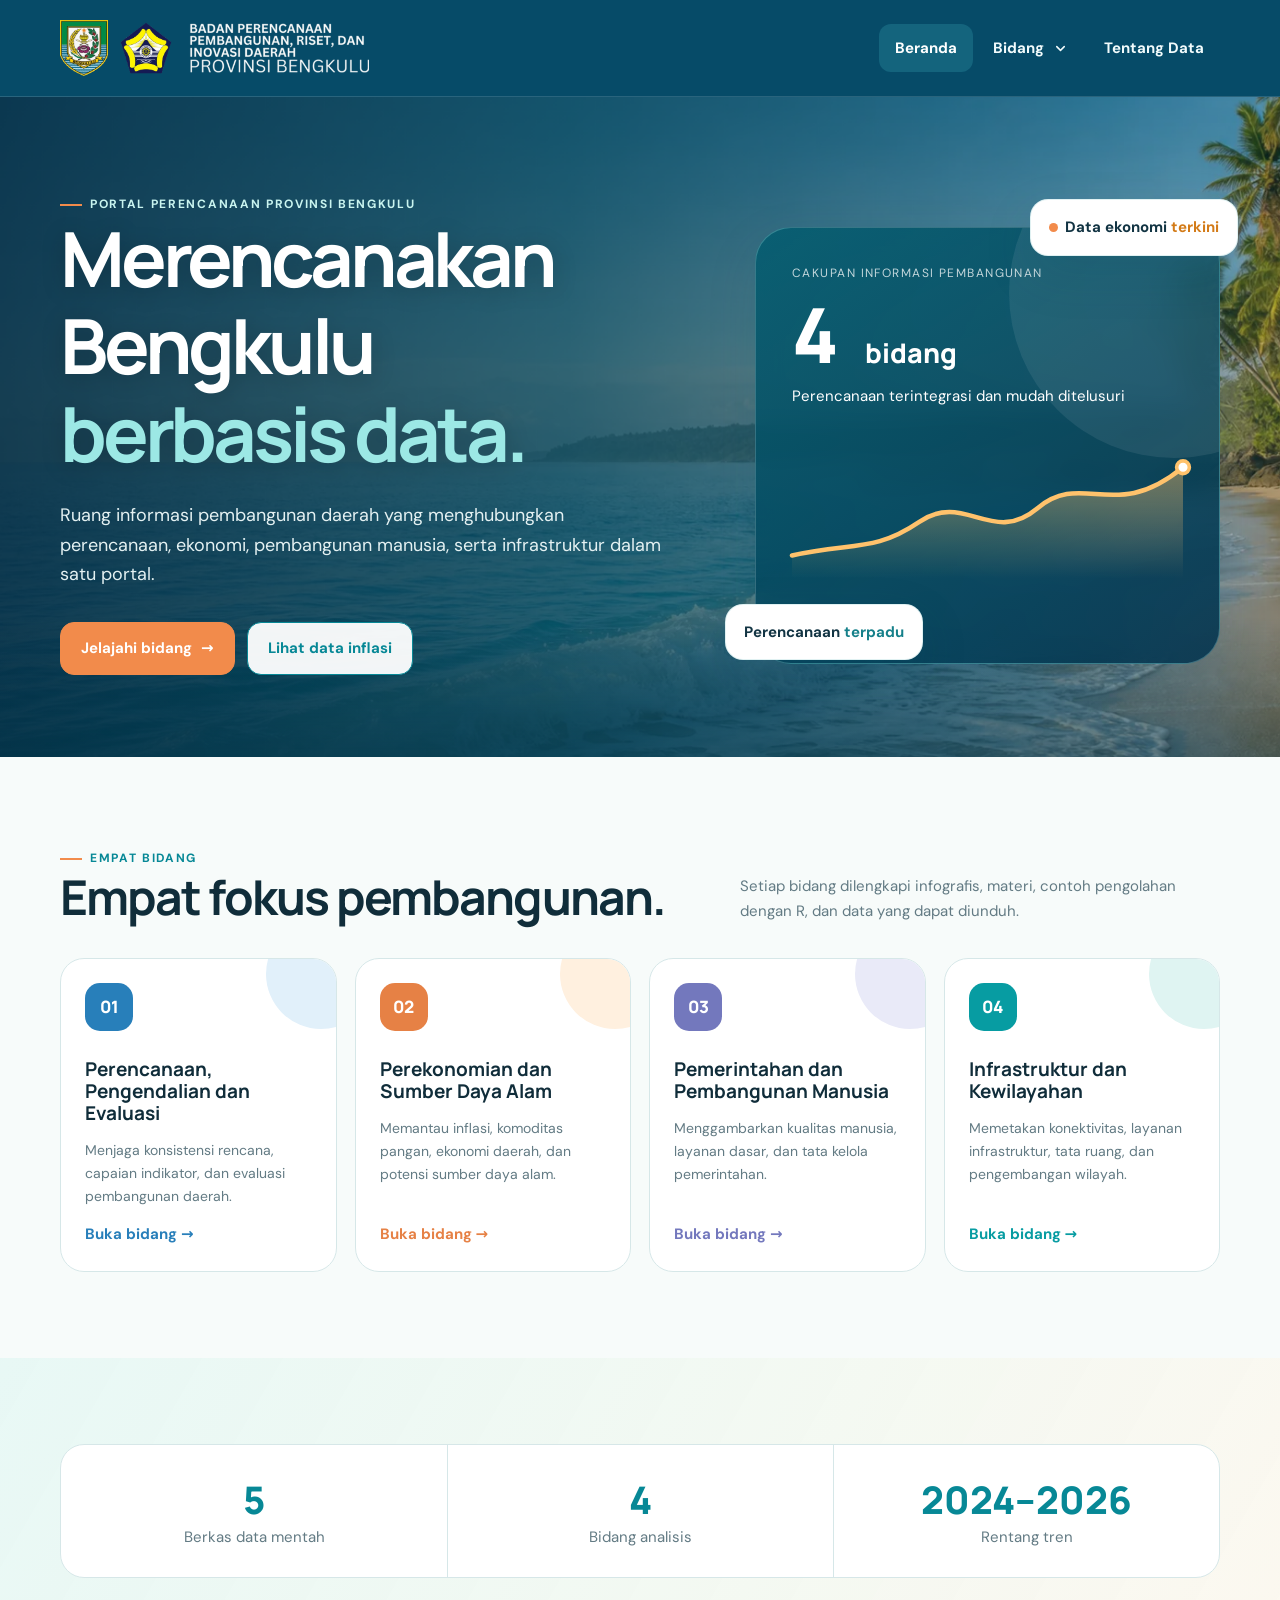
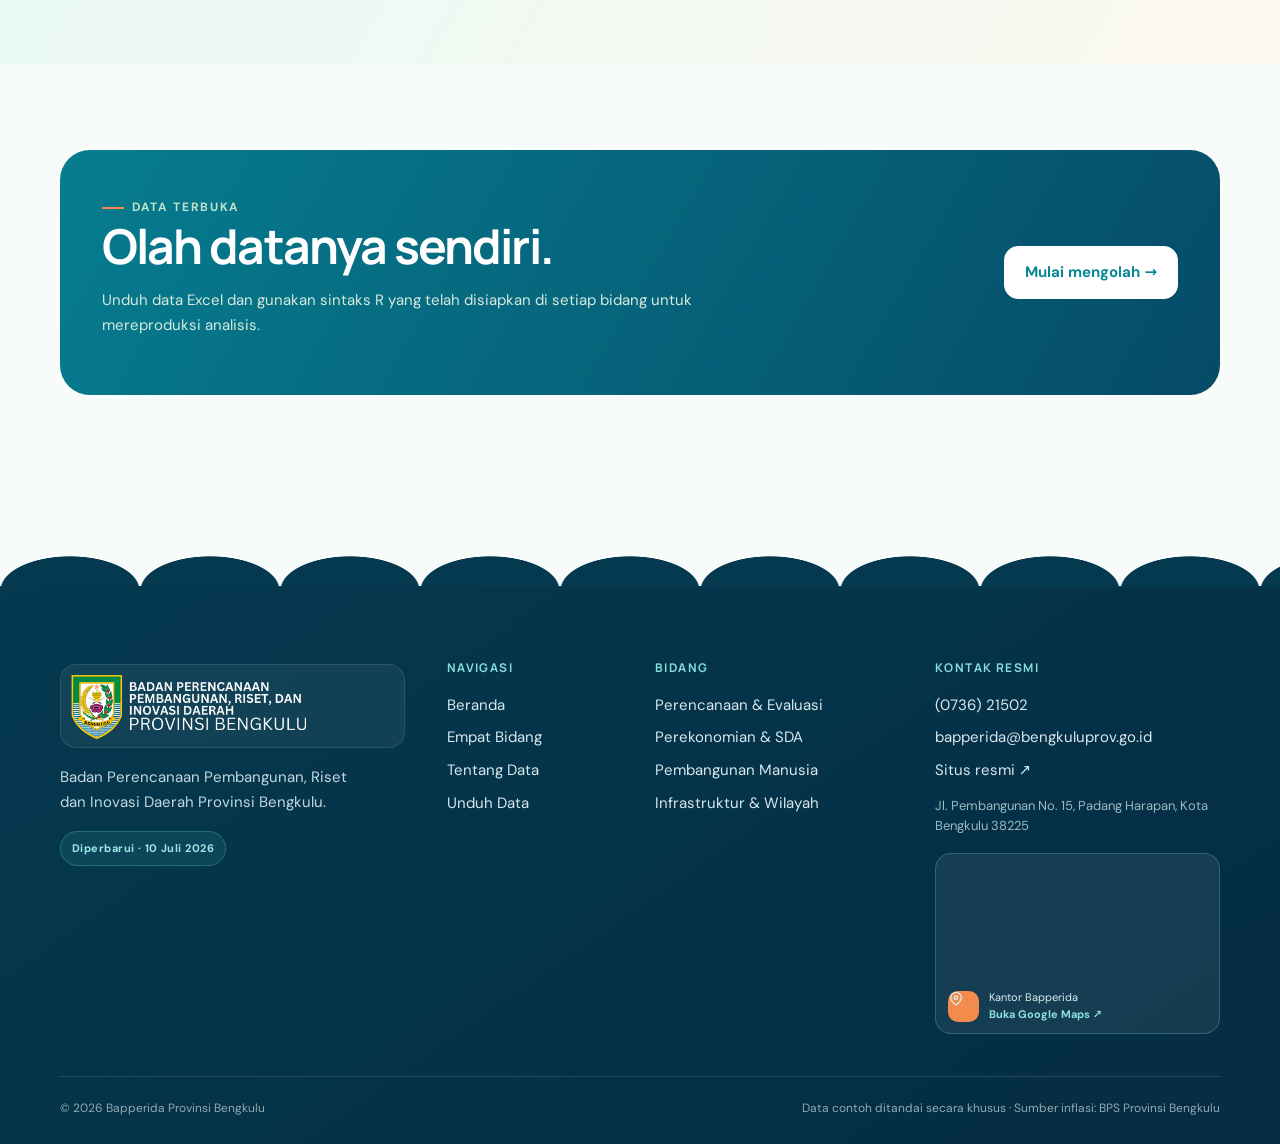
<file: index.html>
<!doctype html>
<html lang="id">
  <head>
    <meta charset="utf-8" />
    <meta name="viewport" content="width=device-width,initial-scale=1" />
    <meta
      name="description"
      content="Portal data pembangunan Bapperida Provinsi Bengkulu untuk perencanaan, ekonomi, pembangunan manusia, dan infrastruktur."
    />
    <meta name="theme-color" content="#064b68" />
    <meta property="og:type" content="website" />
    <meta property="og:locale" content="id_ID" />
    <meta
      property="og:title"
      content="Portal Data Bapperida Provinsi Bengkulu"
    />
    <meta
      property="og:description"
      content="Data pembangunan Bengkulu yang terkelola untuk perencanaan yang lebih terarah."
    />
    <meta property="og:image" content="assets/og-bapperida.jpg" />
    <meta name="twitter:card" content="summary_large_image" />
    <title>Beranda | Portal Data Bapperida Bengkulu</title>
    <link rel="icon" type="image/png" href="assets/favicon.png" />
    <link rel="apple-touch-icon" href="assets/apple-touch-icon.png" />
    <link
      rel="preload"
      href="assets/hero-pantai-bengkulu.webp"
      as="image"
      type="image/webp"
    />
    <link
      rel="preload"
      href="assets/fonts/dm-sans-latin.woff2"
      as="font"
      type="font/woff2"
      crossorigin
    />
    <link
      rel="preload"
      href="assets/fonts/manrope-latin.woff2"
      as="font"
      type="font/woff2"
      crossorigin
    />
    <link rel="stylesheet" href="assets/style.css" />
  </head>
  <body>
    <header class="site-header">
      <div class="container nav-wrap">
        <a class="brand" href="index.html" aria-label="Beranda Portal Data Bapperida Bengkulu"
          ><img
            class="brand-logo brand-logo-bengkulu"
            src="assets/logo-bengkulu-clean.png"
            alt="Logo Provinsi Bengkulu" /><img
            class="brand-logo brand-logo-unib"
            src="assets/logo-unib-clean.png"
            alt="Logo Universitas Bengkulu" /><img
            class="brand-wordmark"
            src="assets/logo-bapperida-text-hd.png"
            alt="Badan Perencanaan Pembangunan, Riset dan Inovasi Daerah Provinsi Bengkulu"
          /></a
        ><button
          type="button"
          class="menu-btn"
          aria-label="Buka navigasi"
          aria-expanded="false"
        >
          ☰
        </button>
        <nav class="nav" aria-label="Navigasi utama">
          <a href="index.html">Beranda</a>
          <div class="dropdown">
            <button type="button" class="drop-btn">Bidang</button>
            <div class="dropdown-menu">
              <a href="bidang-1.html"
                ><span class="drop-num">01</span
                ><span
                  ><b>Perencanaan, Pengendalian & Evaluasi</b><br /><small
                    >Pembangunan daerah</small
                  ></span
                ></a
              ><a href="bidang-2.html"
                ><span class="drop-num">02</span
                ><span
                  ><b>Perekonomian & SDA</b><br /><small
                    >Inflasi dan potensi ekonomi</small
                  ></span
                ></a
              ><a href="bidang-3.html"
                ><span class="drop-num">03</span
                ><span
                  ><b>Pemerintahan & Pembangunan Manusia</b><br /><small
                    >Sosial dan tata kelola</small
                  ></span
                ></a
              ><a href="bidang-4.html"
                ><span class="drop-num">04</span
                ><span
                  ><b>Infrastruktur & Kewilayahan</b><br /><small
                    >Konektivitas dan wilayah</small
                  ></span
                ></a
              >
            </div>
          </div>
          <a href="#tentang">Tentang Data</a>
        </nav>
      </div>
    </header>
    <main>
      <section class="hero">
        <div class="container hero-grid">
          <div>
            <span class="eyebrow">Portal Perencanaan Provinsi Bengkulu</span>
            <h1>Merencanakan Bengkulu<br /><span>berbasis data.</span></h1>
            <p class="lead">
              Ruang informasi pembangunan daerah yang menghubungkan perencanaan,
              ekonomi, pembangunan manusia, serta infrastruktur dalam satu
              portal.
            </p>
            <div class="actions">
              <a class="btn btn-primary" href="#bidang"
                >Jelajahi bidang <span>→</span></a
              ><a class="btn btn-light" href="bidang-2.html"
                >Lihat data inflasi</a
              >
            </div>
          </div>
          <div
            class="hero-art"
            role="img"
            aria-label="Ringkasan portal pembangunan"
          >
            <div class="visual-card">
              <div class="mini-label">Cakupan informasi pembangunan</div>
              <div class="big-number">
                4<small style="margin-left: 12px">bidang</small>
              </div>
              <div>Perencanaan terintegrasi dan mudah ditelusuri</div>
              <svg
                class="chart-svg"
                viewBox="0 0 430 150"
                role="img"
                aria-label="Ilustrasi perkembangan pembangunan"
              >
                <defs>
                  <linearGradient id="area" x1="0" y1="0" x2="0" y2="1">
                    <stop offset="0" stop-color="#ffc26c" stop-opacity=".45" />
                    <stop offset="1" stop-color="#ffc26c" stop-opacity="0" />
                  </linearGradient>
                </defs>
                <path
                  d="M0 125 C65 110 90 122 140 88 S220 115 270 73 S355 90 430 28 L430 150 L0 150Z"
                  fill="url(#area)"
                />
                <path
                  d="M0 125 C65 110 90 122 140 88 S220 115 270 73 S355 90 430 28"
                  fill="none"
                  stroke="#ffc26c"
                  stroke-width="5"
                  stroke-linecap="round"
                />
                <circle
                  cx="430"
                  cy="28"
                  r="7"
                  fill="#fff"
                  stroke="#ffc26c"
                  stroke-width="4"
                />
              </svg>
            </div>
            <div class="float-card one">
              <span class="dot"></span>Data ekonomi
              <b style="color: #d37b18">terkini</b>
            </div>
            <div class="float-card two">
              Perencanaan <b style="color: #16808a">terpadu</b>
            </div>
          </div>
        </div>
      </section>
      <section class="section" id="bidang">
        <div class="container">
          <div class="section-head reveal">
            <div>
              <span class="eyebrow">Empat Bidang</span>
              <h2>Empat fokus pembangunan.</h2>
            </div>
            <p class="muted">
              Setiap bidang dilengkapi infografis, materi, contoh pengolahan
              dengan R, dan data yang dapat diunduh.
            </p>
          </div>
          <div class="grid-4">
            <a class="field-card reveal" href="bidang-1.html"
              ><div class="field-icon">01</div>
              <h3>Perencanaan, Pengendalian dan Evaluasi</h3>
              <p>
                Menjaga konsistensi rencana, capaian indikator, dan evaluasi
                pembangunan daerah.
              </p>
              <span class="arrow">Buka bidang →</span></a
            ><a class="field-card reveal" href="bidang-2.html"
              ><div class="field-icon">02</div>
              <h3>Perekonomian dan Sumber Daya Alam</h3>
              <p>
                Memantau inflasi, komoditas pangan, ekonomi daerah, dan potensi
                sumber daya alam.
              </p>
              <span class="arrow">Buka bidang →</span></a
            ><a class="field-card reveal" href="bidang-3.html"
              ><div class="field-icon">03</div>
              <h3>Pemerintahan dan Pembangunan Manusia</h3>
              <p>
                Menggambarkan kualitas manusia, layanan dasar, dan tata kelola
                pemerintahan.
              </p>
              <span class="arrow">Buka bidang →</span></a
            ><a class="field-card reveal" href="bidang-4.html"
              ><div class="field-icon">04</div>
              <h3>Infrastruktur dan Kewilayahan</h3>
              <p>
                Memetakan konektivitas, layanan infrastruktur, tata ruang, dan
                pengembangan wilayah.
              </p>
              <span class="arrow">Buka bidang →</span></a
            >
          </div>
        </div>
      </section>
      <section class="section" id="tentang">
        <div class="container">
          <div class="stat-strip reveal">
            <div class="strip-item">
              <div class="strip-value">5</div>
              <div class="muted">Berkas data mentah</div>
            </div>
            <div class="strip-item">
              <div class="strip-value">4</div>
              <div class="muted">Bidang analisis</div>
            </div>
            <div class="strip-item">
              <div class="strip-value">2024–2026</div>
              <div class="muted">Rentang tren</div>
            </div>
          </div>
        </div>
      </section>
      <section class="section">
        <div class="container">
          <div class="callout reveal">
            <div>
              <span class="eyebrow" style="color: #bfe3ca">Data Terbuka</span>
              <h2>Olah datanya sendiri.</h2>
              <p>
                Unduh data Excel dan gunakan sintaks R yang telah disiapkan di
                setiap bidang untuk mereproduksi analisis.
              </p>
            </div>
            <a
              class="btn"
              style="background: #fff; color: #078896; border-color: #fff"
              href="bidang-2.html#data"
              >Mulai mengolah →</a
            >
          </div>
        </div>
      </section>
    </main>
    <footer class="footer">
      <div class="footer-wave" aria-hidden="true"></div>
      <div class="container">
        <div class="footer-grid">
          <div class="footer-brand">
            <a class="footer-logo" href="index.html"
              ><img
                src="assets/logo-bapperida.png"
                alt="Logo Bapperida Provinsi Bengkulu"
            /></a>
            <p>
              Badan Perencanaan Pembangunan, Riset dan Inovasi Daerah Provinsi
              Bengkulu.
            </p>
            <span class="update-pill">Diperbarui · 10 Juli 2026</span>
          </div>
          <div>
            <h3>NAVIGASI</h3>
            <a href="index.html">Beranda</a><a href="#bidang">Empat Bidang</a
            ><a href="#tentang">Tentang Data</a
            ><a href="bidang-2.html#data">Unduh Data</a>
          </div>
          <div>
            <h3>BIDANG</h3>
            <a href="bidang-1.html">Perencanaan & Evaluasi</a
            ><a href="bidang-2.html">Perekonomian & SDA</a
            ><a href="bidang-3.html">Pembangunan Manusia</a
            ><a href="bidang-4.html">Infrastruktur & Wilayah</a>
          </div>
          <div class="footer-contact">
            <h3>KONTAK RESMI</h3>
            <a href="tel:+6273621502">(0736) 21502</a
            ><a href="mailto:bapperida@bengkuluprov.go.id"
              >bapperida@bengkuluprov.go.id</a
            ><a
              href="https://bapperida.bengkuluprov.go.id/"
              target="_blank"
              rel="noopener"
              >Situs resmi ↗</a
            >
            <p>Jl. Pembangunan No. 15, Padang Harapan, Kota Bengkulu 38225</p>
          </div>
        </div>
        <div class="footer-bottom">
          <span>© <span data-year></span> Bapperida Provinsi Bengkulu</span
          ><span
            >Data contoh ditandai secara khusus · Sumber inflasi: BPS Provinsi
            Bengkulu</span
          >
        </div>
      </div>
      <a class="back-to-top" href="#" aria-label="Kembali ke bagian atas">↑</a>
    </footer>
    <script src="assets/script.js"></script>
  </body>
</html>
</file>
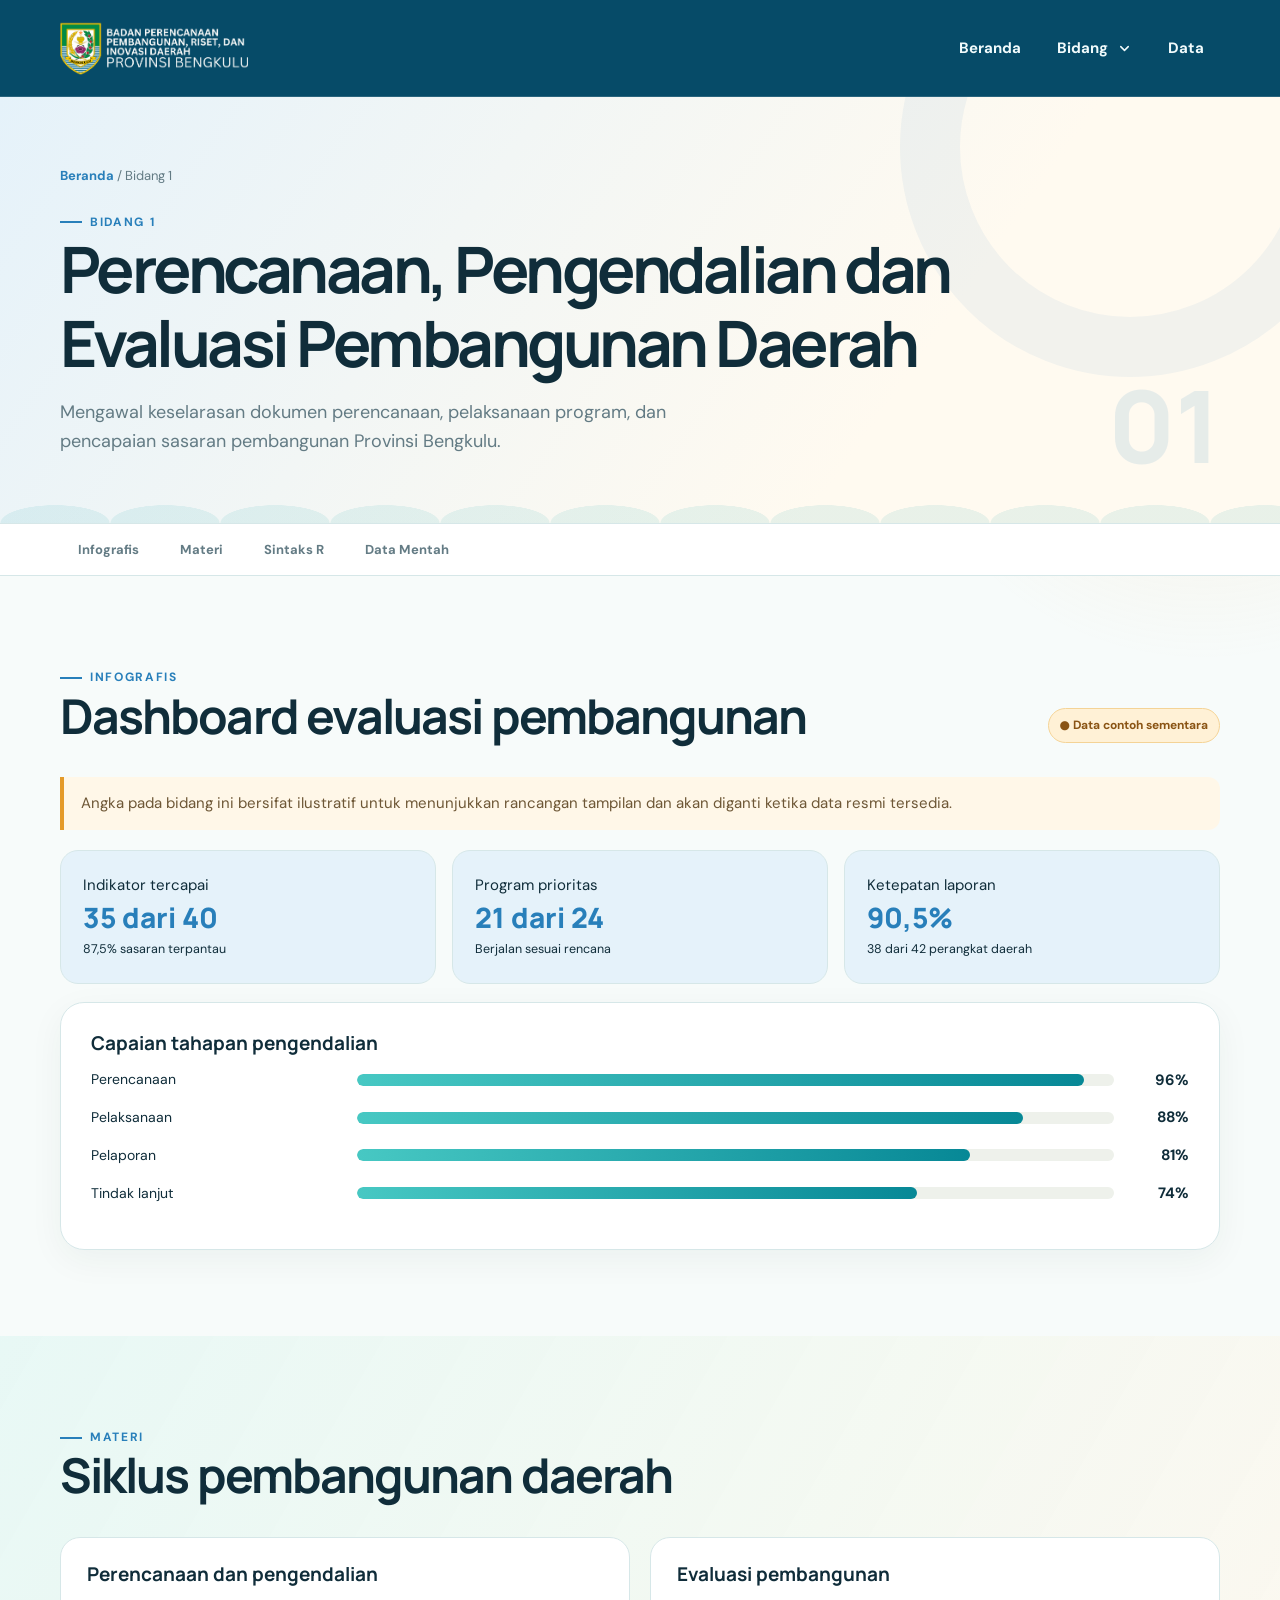
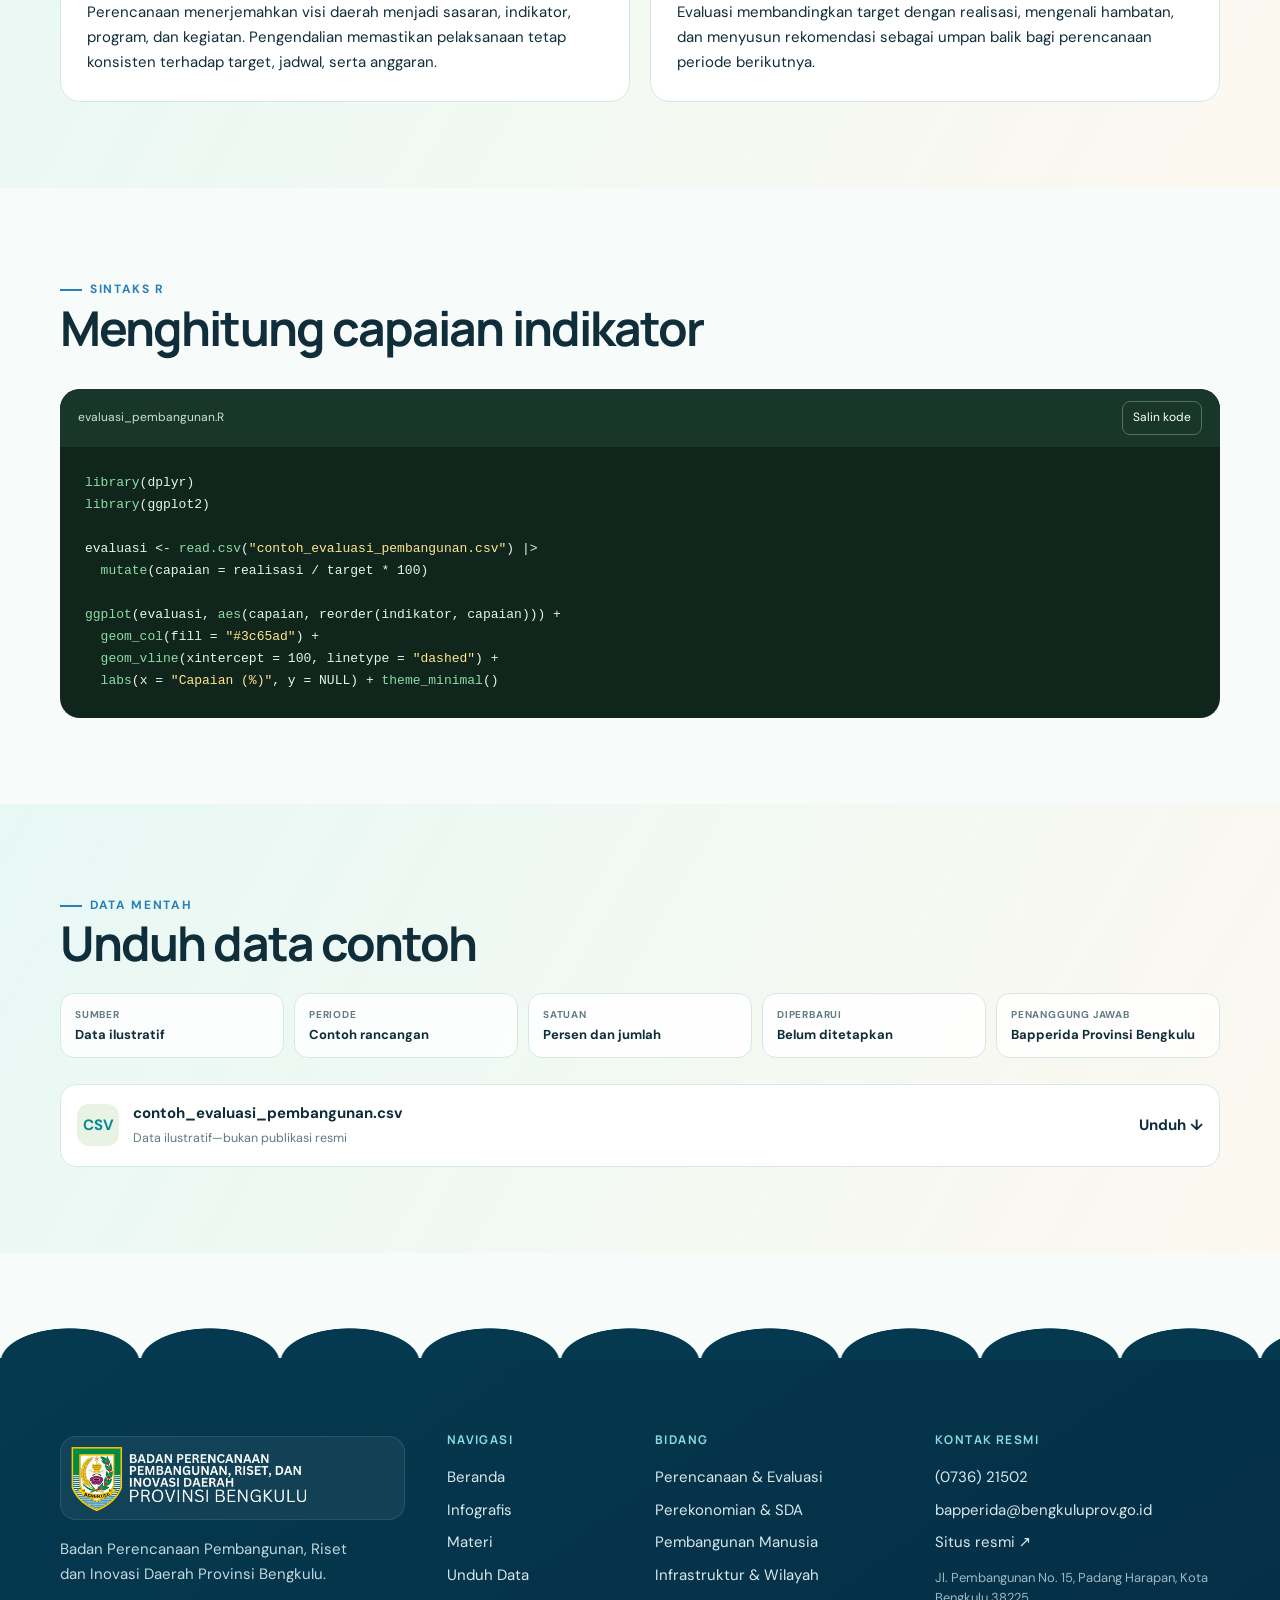
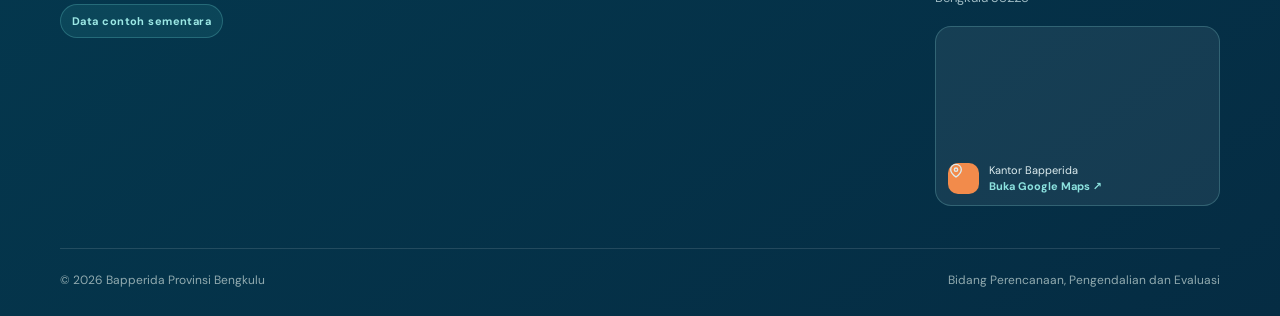
<file: bidang-1.html>
<!doctype html>
<html lang="id">
  <head>
    <meta charset="utf-8" />
    <meta name="viewport" content="width=device-width,initial-scale=1" />
    <meta
      name="description"
      content="Informasi Bidang Perencanaan, Pengendalian dan Evaluasi Pembangunan Daerah Bapperida Provinsi Bengkulu."
    />
    <meta name="theme-color" content="#064b68" />
    <meta property="og:type" content="website" />
    <meta property="og:locale" content="id_ID" />
    <meta
      property="og:title"
      content="Perencanaan, Pengendalian dan Evaluasi | Bapperida Bengkulu"
    />
    <meta
      property="og:description"
      content="Dashboard perencanaan dan evaluasi pembangunan daerah Provinsi Bengkulu."
    />
    <meta property="og:image" content="assets/og-bapperida.jpg" />
    <meta name="twitter:card" content="summary_large_image" />
    <title>Perencanaan, Pengendalian &amp; Evaluasi | Bapperida Bengkulu</title>
    <link rel="icon" type="image/png" href="assets/favicon.png" />
    <link rel="apple-touch-icon" href="assets/apple-touch-icon.png" />
    <link
      rel="preload"
      href="assets/fonts/dm-sans-latin.woff2"
      as="font"
      type="font/woff2"
      crossorigin
    />
    <link
      rel="preload"
      href="assets/fonts/manrope-latin.woff2"
      as="font"
      type="font/woff2"
      crossorigin
    />
    <link rel="stylesheet" href="assets/style.css" />
  </head>
  <body class="field-one">
    <header class="site-header">
      <div class="container nav-wrap">
        <a class="brand" href="index.html"
          ><img
            src="assets/logo-bapperida.png"
            alt="Bapperida Provinsi Bengkulu" /></a
        ><button
          type="button"
          class="menu-btn"
          aria-label="Buka navigasi"
          aria-expanded="false"
        >
          ☰
        </button>
        <nav class="nav" aria-label="Navigasi utama">
          <a href="index.html">Beranda</a>
          <div class="dropdown">
            <button type="button" class="drop-btn">Bidang</button>
            <div class="dropdown-menu">
              <a href="bidang-1.html"
                ><span class="drop-num">01</span
                ><b>Perencanaan, Pengendalian & Evaluasi</b></a
              ><a href="bidang-2.html"
                ><span class="drop-num">02</span><b>Perekonomian & SDA</b></a
              ><a href="bidang-3.html"
                ><span class="drop-num">03</span
                ><b>Pemerintahan & Pembangunan Manusia</b></a
              ><a href="bidang-4.html"
                ><span class="drop-num">04</span
                ><b>Infrastruktur & Kewilayahan</b></a
              >
            </div>
          </div>
          <a href="#data">Data</a>
        </nav>
      </div>
    </header>
    <main>
      <section class="page-hero">
        <div class="container">
          <div class="breadcrumb">
            <a href="index.html">Beranda</a> / Bidang 1
          </div>
          <div class="page-title">
            <div>
              <span class="eyebrow">Bidang 1</span>
              <h1>Perencanaan, Pengendalian dan Evaluasi Pembangunan Daerah</h1>
              <p class="lead">
                Mengawal keselarasan dokumen perencanaan, pelaksanaan program,
                dan pencapaian sasaran pembangunan Provinsi Bengkulu.
              </p>
            </div>
            <div class="page-number">01</div>
          </div>
        </div>
      </section>
      <nav class="section-nav" aria-label="Navigasi bagian halaman">
        <div class="container">
          <a href="#infografis">Infografis</a><a href="#materi">Materi</a
          ><a href="#sintaks">Sintaks R</a><a href="#data">Data Mentah</a>
        </div>
      </nav>
      <section class="section" id="infografis">
        <div class="container">
          <div class="section-head">
            <div>
              <span class="eyebrow">Infografis</span>
              <h2>Dashboard evaluasi pembangunan</h2>
            </div>
            <span class="sample-badge">● Data contoh sementara</span>
          </div>
          <p class="sample-note">
            Angka pada bidang ini bersifat ilustratif untuk menunjukkan
            rancangan tampilan dan akan diganti ketika data resmi tersedia.
          </p>
          <div class="topic-grid reveal">
            <div class="topic-card">
              <span>Indikator tercapai</span><strong>35 dari 40</strong
              ><small>87,5% sasaran terpantau</small>
            </div>
            <div class="topic-card">
              <span>Program prioritas</span><strong>21 dari 24</strong
              ><small>Berjalan sesuai rencana</small>
            </div>
            <div class="topic-card">
              <span>Ketepatan laporan</span><strong>90,5%</strong
              ><small>38 dari 42 perangkat daerah</small>
            </div>
          </div>
          <div class="panel chart-panel reveal">
            <h3>Capaian tahapan pengendalian</h3>
            <div class="bar-row">
              <span class="bar-label">Perencanaan</span>
              <div class="bar-track">
                <div class="bar green" style="--w: 96%"></div>
              </div>
              <span class="bar-value">96%</span>
            </div>
            <div class="bar-row">
              <span class="bar-label">Pelaksanaan</span>
              <div class="bar-track">
                <div class="bar green" style="--w: 88%"></div>
              </div>
              <span class="bar-value">88%</span>
            </div>
            <div class="bar-row">
              <span class="bar-label">Pelaporan</span>
              <div class="bar-track">
                <div class="bar green" style="--w: 81%"></div>
              </div>
              <span class="bar-value">81%</span>
            </div>
            <div class="bar-row">
              <span class="bar-label">Tindak lanjut</span>
              <div class="bar-track">
                <div class="bar green" style="--w: 74%"></div>
              </div>
              <span class="bar-value">74%</span>
            </div>
          </div>
        </div>
      </section>
      <section class="section" id="materi">
        <div class="container">
          <div class="section-head">
            <div>
              <span class="eyebrow">Materi</span>
              <h2>Siklus pembangunan daerah</h2>
            </div>
          </div>
          <div class="split">
            <article class="content-card reveal">
              <h3>Perencanaan dan pengendalian</h3>
              <p>
                Perencanaan menerjemahkan visi daerah menjadi sasaran,
                indikator, program, dan kegiatan. Pengendalian memastikan
                pelaksanaan tetap konsisten terhadap target, jadwal, serta
                anggaran.
              </p>
            </article>
            <article class="content-card reveal">
              <h3>Evaluasi pembangunan</h3>
              <p>
                Evaluasi membandingkan target dengan realisasi, mengenali
                hambatan, dan menyusun rekomendasi sebagai umpan balik bagi
                perencanaan periode berikutnya.
              </p>
            </article>
          </div>
        </div>
      </section>
      <section class="section" id="sintaks">
        <div class="container">
          <div class="section-head">
            <div>
              <span class="eyebrow">Sintaks R</span>
              <h2>Menghitung capaian indikator</h2>
            </div>
          </div>
          <div class="code-wrap reveal">
            <div class="code-top">
              <span>evaluasi_pembangunan.R</span
              ><button type="button" class="copy-btn">Salin kode</button>
            </div>
            <pre><code><span class="fn">library</span>(dplyr)
<span class="fn">library</span>(ggplot2)

evaluasi &lt;- <span class="fn">read.csv</span>(<span class="st">"contoh_evaluasi_pembangunan.csv"</span>) |&gt;
  <span class="fn">mutate</span>(capaian = realisasi / target * 100)

<span class="fn">ggplot</span>(evaluasi, <span class="fn">aes</span>(capaian, reorder(indikator, capaian))) +
  <span class="fn">geom_col</span>(fill = <span class="st">"#3c65ad"</span>) +
  <span class="fn">geom_vline</span>(xintercept = 100, linetype = <span class="st">"dashed"</span>) +
  <span class="fn">labs</span>(x = <span class="st">"Capaian (%)"</span>, y = NULL) + <span class="fn">theme_minimal</span>()</code></pre>
          </div>
        </div>
      </section>
      <section class="section" id="data">
        <div class="container">
          <div class="section-head">
            <div>
              <span class="eyebrow">Data Mentah</span>
              <h2>Unduh data contoh</h2>
            </div>
          </div>
          <a
            class="download"
            href="assets/data/contoh_evaluasi_pembangunan.csv"
            download
            ><span class="file-icon">CSV</span
            ><span class="download-meta"
              ><strong>contoh_evaluasi_pembangunan.csv</strong
              ><small>Data ilustratif—bukan publikasi resmi</small></span
            ><b>Unduh ↓</b></a
          >
        </div>
      </section>
    </main>
    <footer class="footer">
      <div class="footer-wave" aria-hidden="true"></div>
      <div class="container">
        <div class="footer-grid">
          <div class="footer-brand">
            <a class="footer-logo" href="index.html"
              ><img
                src="assets/logo-bapperida.png"
                alt="Logo Bapperida Provinsi Bengkulu"
            /></a>
            <p>
              Badan Perencanaan Pembangunan, Riset dan Inovasi Daerah Provinsi
              Bengkulu.
            </p>
            <span class="update-pill">Data contoh sementara</span>
          </div>
          <div>
            <h3>NAVIGASI</h3>
            <a href="index.html">Beranda</a><a href="#infografis">Infografis</a
            ><a href="#materi">Materi</a><a href="#data">Unduh Data</a>
          </div>
          <div>
            <h3>BIDANG</h3>
            <a href="bidang-1.html">Perencanaan & Evaluasi</a
            ><a href="bidang-2.html">Perekonomian & SDA</a
            ><a href="bidang-3.html">Pembangunan Manusia</a
            ><a href="bidang-4.html">Infrastruktur & Wilayah</a>
          </div>
          <div class="footer-contact">
            <h3>KONTAK RESMI</h3>
            <a href="tel:+6273621502">(0736) 21502</a
            ><a href="mailto:bapperida@bengkuluprov.go.id"
              >bapperida@bengkuluprov.go.id</a
            ><a
              href="https://bapperida.bengkuluprov.go.id/"
              target="_blank"
              rel="noopener"
              >Situs resmi ↗</a
            >
            <p>Jl. Pembangunan No. 15, Padang Harapan, Kota Bengkulu 38225</p>
          </div>
        </div>
        <div class="footer-bottom">
          <span>© <span data-year></span> Bapperida Provinsi Bengkulu</span
          ><span>Bidang Perencanaan, Pengendalian dan Evaluasi</span>
        </div>
      </div>
      <a class="back-to-top" href="#" aria-label="Kembali ke bagian atas">↑</a>
    </footer>
    <script src="assets/script.js"></script>
  </body>
</html>
</file>
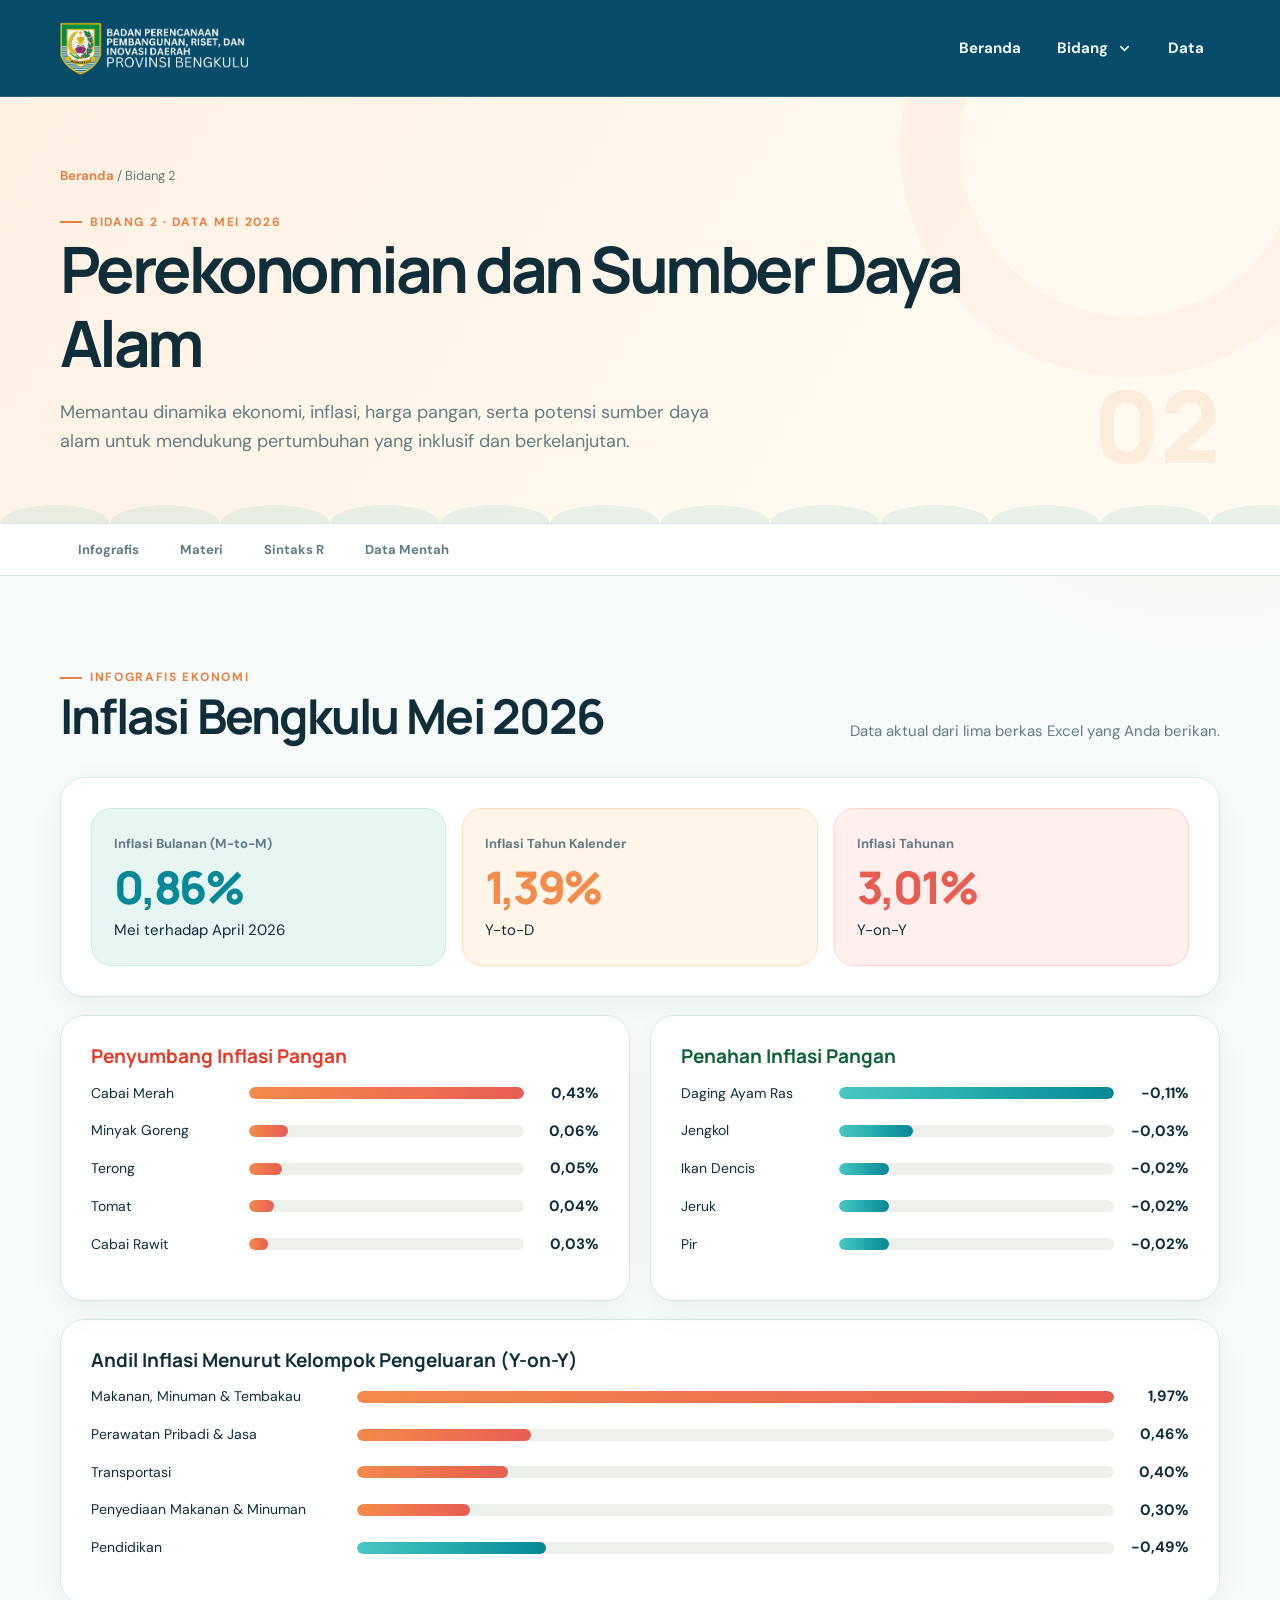
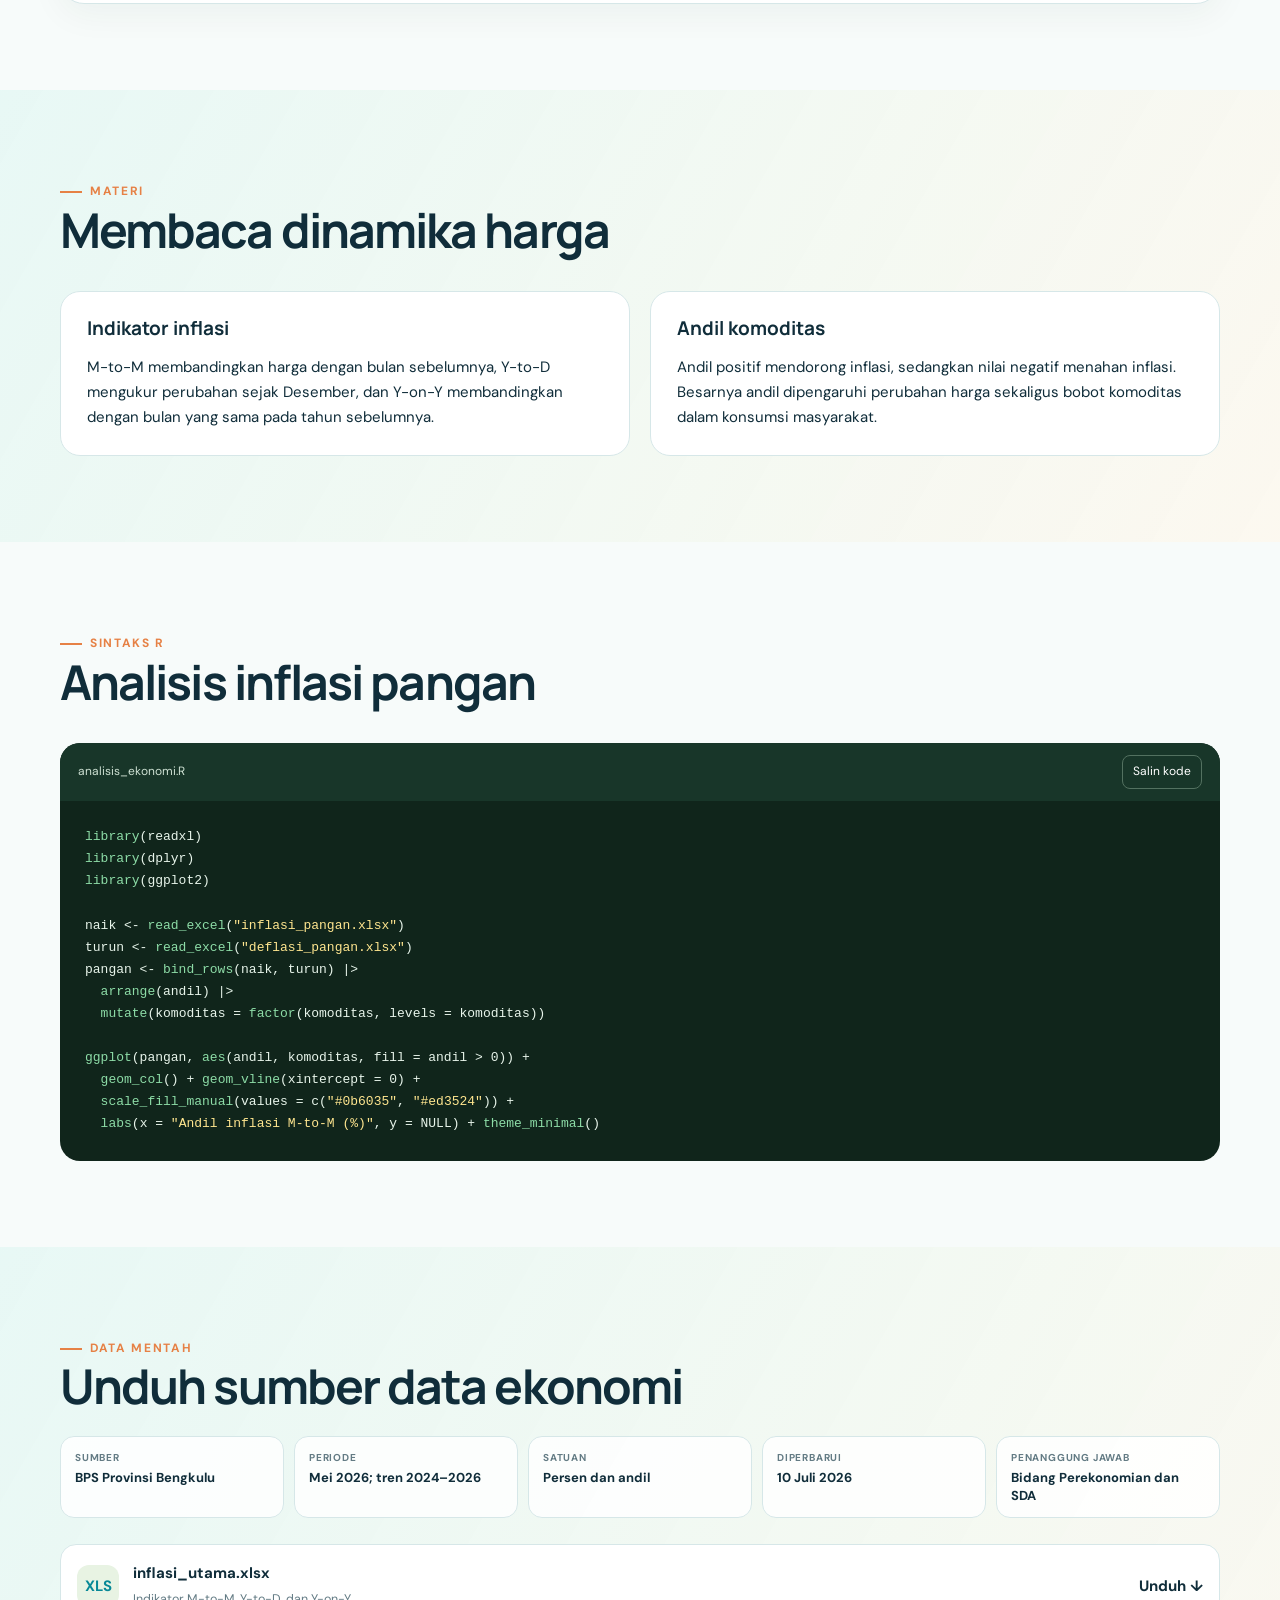
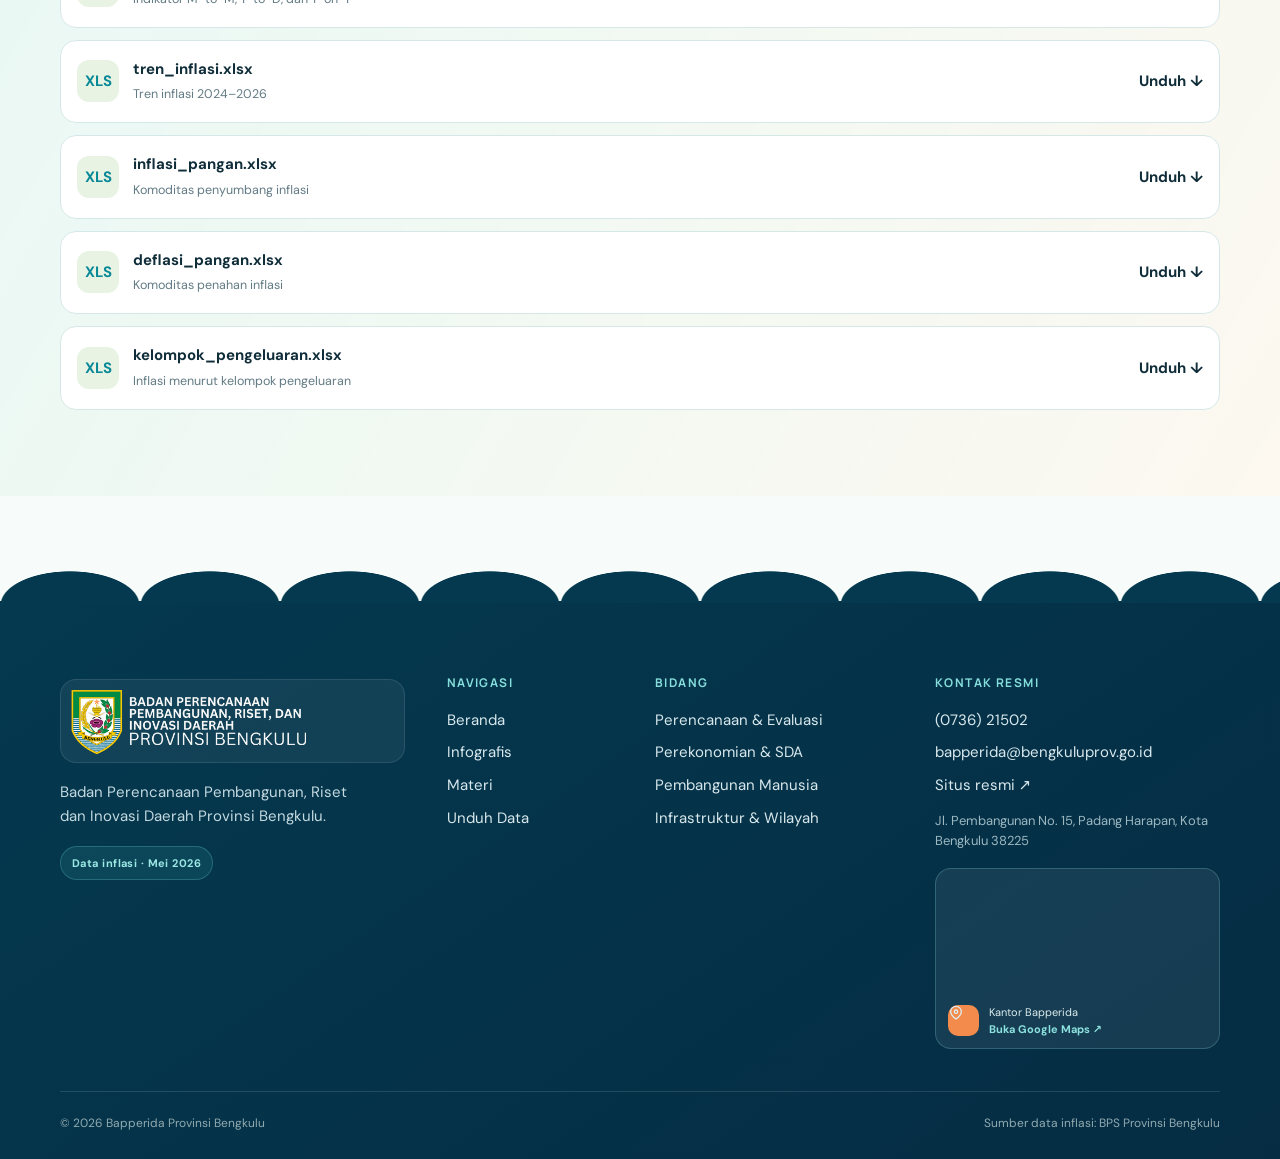
<file: bidang-2.html>
<!doctype html>
<html lang="id">
  <head>
    <meta charset="utf-8" />
    <meta name="viewport" content="width=device-width,initial-scale=1" />
    <meta
      name="description"
      content="Data inflasi, komoditas pangan, perekonomian dan sumber daya alam Provinsi Bengkulu."
    />
    <meta name="theme-color" content="#064b68" />
    <meta property="og:type" content="website" />
    <meta property="og:locale" content="id_ID" />
    <meta
      property="og:title"
      content="Perekonomian dan Sumber Daya Alam | Bapperida Bengkulu"
    />
    <meta
      property="og:description"
      content="Infografis inflasi Bengkulu Mei 2026, materi, sintaks R, dan data mentah."
    />
    <meta property="og:image" content="assets/og-bapperida.jpg" />
    <meta name="twitter:card" content="summary_large_image" />
    <title>Perekonomian &amp; Sumber Daya Alam | Bapperida Bengkulu</title>
    <link rel="icon" type="image/png" href="assets/favicon.png" />
    <link rel="apple-touch-icon" href="assets/apple-touch-icon.png" />
    <link
      rel="preload"
      href="assets/fonts/dm-sans-latin.woff2"
      as="font"
      type="font/woff2"
      crossorigin
    />
    <link
      rel="preload"
      href="assets/fonts/manrope-latin.woff2"
      as="font"
      type="font/woff2"
      crossorigin
    />
    <link rel="stylesheet" href="assets/style.css" />
  </head>
  <body class="field-two">
    <header class="site-header">
      <div class="container nav-wrap">
        <a class="brand" href="index.html"
          ><img
            src="assets/logo-bapperida.png"
            alt="Bapperida Provinsi Bengkulu" /></a
        ><button
          type="button"
          class="menu-btn"
          aria-label="Buka navigasi"
          aria-expanded="false"
        >
          ☰
        </button>
        <nav class="nav" aria-label="Navigasi utama">
          <a href="index.html">Beranda</a>
          <div class="dropdown">
            <button type="button" class="drop-btn">Bidang</button>
            <div class="dropdown-menu">
              <a href="bidang-1.html"
                ><span class="drop-num">01</span
                ><b>Perencanaan, Pengendalian & Evaluasi</b></a
              ><a href="bidang-2.html"
                ><span class="drop-num">02</span><b>Perekonomian & SDA</b></a
              ><a href="bidang-3.html"
                ><span class="drop-num">03</span
                ><b>Pemerintahan & Pembangunan Manusia</b></a
              ><a href="bidang-4.html"
                ><span class="drop-num">04</span
                ><b>Infrastruktur & Kewilayahan</b></a
              >
            </div>
          </div>
          <a href="#data">Data</a>
        </nav>
      </div>
    </header>
    <main>
      <section class="page-hero">
        <div class="container">
          <div class="breadcrumb">
            <a href="index.html">Beranda</a> / Bidang 2
          </div>
          <div class="page-title">
            <div>
              <span class="eyebrow">Bidang 2 · Data Mei 2026</span>
              <h1>Perekonomian dan Sumber Daya Alam</h1>
              <p class="lead">
                Memantau dinamika ekonomi, inflasi, harga pangan, serta potensi
                sumber daya alam untuk mendukung pertumbuhan yang inklusif dan
                berkelanjutan.
              </p>
            </div>
            <div class="page-number">02</div>
          </div>
        </div>
      </section>
      <nav class="section-nav" aria-label="Navigasi bagian halaman">
        <div class="container">
          <a href="#infografis">Infografis</a><a href="#materi">Materi</a
          ><a href="#sintaks">Sintaks R</a><a href="#data">Data Mentah</a>
        </div>
      </nav>
      <section class="section" id="infografis">
        <div class="container">
          <div class="section-head">
            <div>
              <span class="eyebrow">Infografis Ekonomi</span>
              <h2>Inflasi Bengkulu Mei 2026</h2>
            </div>
            <p class="muted">
              Data aktual dari lima berkas Excel yang Anda berikan.
            </p>
          </div>
          <div class="panel reveal">
            <div class="metric-grid">
              <div class="metric">
                <span class="metric-label">Inflasi Bulanan (M-to-M)</span
                ><strong>0,86%</strong><span>Mei terhadap April 2026</span>
              </div>
              <div class="metric orange">
                <span class="metric-label">Inflasi Tahun Kalender</span
                ><strong>1,39%</strong><span>Y-to-D</span>
              </div>
              <div class="metric red">
                <span class="metric-label">Inflasi Tahunan</span
                ><strong>3,01%</strong><span>Y-on-Y</span>
              </div>
            </div>
          </div>
          <div class="split chart-panel">
            <div class="panel reveal">
              <h3 style="color: #ed3524">Penyumbang Inflasi Pangan</h3>
              <div class="bar-row">
                <span class="bar-label">Cabai Merah</span>
                <div class="bar-track">
                  <div class="bar" style="--w: 100%"></div>
                </div>
                <span class="bar-value">0,43%</span>
              </div>
              <div class="bar-row">
                <span class="bar-label">Minyak Goreng</span>
                <div class="bar-track">
                  <div class="bar" style="--w: 14%"></div>
                </div>
                <span class="bar-value">0,06%</span>
              </div>
              <div class="bar-row">
                <span class="bar-label">Terong</span>
                <div class="bar-track">
                  <div class="bar" style="--w: 12%"></div>
                </div>
                <span class="bar-value">0,05%</span>
              </div>
              <div class="bar-row">
                <span class="bar-label">Tomat</span>
                <div class="bar-track">
                  <div class="bar" style="--w: 9%"></div>
                </div>
                <span class="bar-value">0,04%</span>
              </div>
              <div class="bar-row">
                <span class="bar-label">Cabai Rawit</span>
                <div class="bar-track">
                  <div class="bar" style="--w: 7%"></div>
                </div>
                <span class="bar-value">0,03%</span>
              </div>
            </div>
            <div class="panel reveal">
              <h3 style="color: #0b6035">Penahan Inflasi Pangan</h3>
              <div class="bar-row">
                <span class="bar-label">Daging Ayam Ras</span>
                <div class="bar-track">
                  <div class="bar green" style="--w: 100%"></div>
                </div>
                <span class="bar-value">−0,11%</span>
              </div>
              <div class="bar-row">
                <span class="bar-label">Jengkol</span>
                <div class="bar-track">
                  <div class="bar green" style="--w: 27%"></div>
                </div>
                <span class="bar-value">−0,03%</span>
              </div>
              <div class="bar-row">
                <span class="bar-label">Ikan Dencis</span>
                <div class="bar-track">
                  <div class="bar green" style="--w: 18%"></div>
                </div>
                <span class="bar-value">−0,02%</span>
              </div>
              <div class="bar-row">
                <span class="bar-label">Jeruk</span>
                <div class="bar-track">
                  <div class="bar green" style="--w: 18%"></div>
                </div>
                <span class="bar-value">−0,02%</span>
              </div>
              <div class="bar-row">
                <span class="bar-label">Pir</span>
                <div class="bar-track">
                  <div class="bar green" style="--w: 18%"></div>
                </div>
                <span class="bar-value">−0,02%</span>
              </div>
            </div>
          </div>
          <div class="panel chart-panel reveal">
            <h3>Andil Inflasi Menurut Kelompok Pengeluaran (Y-on-Y)</h3>
            <div class="bar-row">
              <span class="bar-label">Makanan, Minuman & Tembakau</span>
              <div class="bar-track">
                <div class="bar" style="--w: 100%"></div>
              </div>
              <span class="bar-value">1,97%</span>
            </div>
            <div class="bar-row">
              <span class="bar-label">Perawatan Pribadi & Jasa</span>
              <div class="bar-track">
                <div class="bar" style="--w: 23%"></div>
              </div>
              <span class="bar-value">0,46%</span>
            </div>
            <div class="bar-row">
              <span class="bar-label">Transportasi</span>
              <div class="bar-track">
                <div class="bar" style="--w: 20%"></div>
              </div>
              <span class="bar-value">0,40%</span>
            </div>
            <div class="bar-row">
              <span class="bar-label">Penyediaan Makanan & Minuman</span>
              <div class="bar-track">
                <div class="bar" style="--w: 15%"></div>
              </div>
              <span class="bar-value">0,30%</span>
            </div>
            <div class="bar-row">
              <span class="bar-label">Pendidikan</span>
              <div class="bar-track">
                <div class="bar green" style="--w: 25%"></div>
              </div>
              <span class="bar-value">−0,49%</span>
            </div>
          </div>
        </div>
      </section>
      <section class="section" id="materi">
        <div class="container">
          <div class="section-head">
            <div>
              <span class="eyebrow">Materi</span>
              <h2>Membaca dinamika harga</h2>
            </div>
          </div>
          <div class="split">
            <article class="content-card reveal">
              <h3>Indikator inflasi</h3>
              <p>
                M-to-M membandingkan harga dengan bulan sebelumnya, Y-to-D
                mengukur perubahan sejak Desember, dan Y-on-Y membandingkan
                dengan bulan yang sama pada tahun sebelumnya.
              </p>
            </article>
            <article class="content-card reveal">
              <h3>Andil komoditas</h3>
              <p>
                Andil positif mendorong inflasi, sedangkan nilai negatif menahan
                inflasi. Besarnya andil dipengaruhi perubahan harga sekaligus
                bobot komoditas dalam konsumsi masyarakat.
              </p>
            </article>
          </div>
        </div>
      </section>
      <section class="section" id="sintaks">
        <div class="container">
          <div class="section-head">
            <div>
              <span class="eyebrow">Sintaks R</span>
              <h2>Analisis inflasi pangan</h2>
            </div>
          </div>
          <div class="code-wrap reveal">
            <div class="code-top">
              <span>analisis_ekonomi.R</span
              ><button type="button" class="copy-btn">Salin kode</button>
            </div>
            <pre><code><span class="fn">library</span>(readxl)
<span class="fn">library</span>(dplyr)
<span class="fn">library</span>(ggplot2)

naik &lt;- <span class="fn">read_excel</span>(<span class="st">"inflasi_pangan.xlsx"</span>)
turun &lt;- <span class="fn">read_excel</span>(<span class="st">"deflasi_pangan.xlsx"</span>)
pangan &lt;- <span class="fn">bind_rows</span>(naik, turun) |&gt;
  <span class="fn">arrange</span>(andil) |&gt;
  <span class="fn">mutate</span>(komoditas = <span class="fn">factor</span>(komoditas, levels = komoditas))

<span class="fn">ggplot</span>(pangan, <span class="fn">aes</span>(andil, komoditas, fill = andil &gt; 0)) +
  <span class="fn">geom_col</span>() + <span class="fn">geom_vline</span>(xintercept = 0) +
  <span class="fn">scale_fill_manual</span>(values = c(<span class="st">"#0b6035"</span>, <span class="st">"#ed3524"</span>)) +
  <span class="fn">labs</span>(x = <span class="st">"Andil inflasi M-to-M (%)"</span>, y = NULL) + <span class="fn">theme_minimal</span>()</code></pre>
          </div>
        </div>
      </section>
      <section class="section" id="data">
        <div class="container">
          <div class="section-head">
            <div>
              <span class="eyebrow">Data Mentah</span>
              <h2>Unduh sumber data ekonomi</h2>
            </div>
          </div>
          <div class="download-list">
            <a class="download" href="assets/data/inflasi_utama.xlsx" download
              ><span class="file-icon">XLS</span
              ><span class="download-meta"
                ><strong>inflasi_utama.xlsx</strong
                ><small>Indikator M-to-M, Y-to-D, dan Y-on-Y</small></span
              ><b>Unduh ↓</b></a
            ><a class="download" href="assets/data/tren_inflasi.xlsx" download
              ><span class="file-icon">XLS</span
              ><span class="download-meta"
                ><strong>tren_inflasi.xlsx</strong
                ><small>Tren inflasi 2024–2026</small></span
              ><b>Unduh ↓</b></a
            ><a class="download" href="assets/data/inflasi_pangan.xlsx" download
              ><span class="file-icon">XLS</span
              ><span class="download-meta"
                ><strong>inflasi_pangan.xlsx</strong
                ><small>Komoditas penyumbang inflasi</small></span
              ><b>Unduh ↓</b></a
            ><a class="download" href="assets/data/deflasi_pangan.xlsx" download
              ><span class="file-icon">XLS</span
              ><span class="download-meta"
                ><strong>deflasi_pangan.xlsx</strong
                ><small>Komoditas penahan inflasi</small></span
              ><b>Unduh ↓</b></a
            ><a
              class="download"
              href="assets/data/kelompok_pengeluaran.xlsx"
              download
              ><span class="file-icon">XLS</span
              ><span class="download-meta"
                ><strong>kelompok_pengeluaran.xlsx</strong
                ><small>Inflasi menurut kelompok pengeluaran</small></span
              ><b>Unduh ↓</b></a
            >
          </div>
        </div>
      </section>
    </main>
    <footer class="footer">
      <div class="footer-wave" aria-hidden="true"></div>
      <div class="container">
        <div class="footer-grid">
          <div class="footer-brand">
            <a class="footer-logo" href="index.html"
              ><img
                src="assets/logo-bapperida.png"
                alt="Logo Bapperida Provinsi Bengkulu"
            /></a>
            <p>
              Badan Perencanaan Pembangunan, Riset dan Inovasi Daerah Provinsi
              Bengkulu.
            </p>
            <span class="update-pill">Data inflasi · Mei 2026</span>
          </div>
          <div>
            <h3>NAVIGASI</h3>
            <a href="index.html">Beranda</a><a href="#infografis">Infografis</a
            ><a href="#materi">Materi</a><a href="#data">Unduh Data</a>
          </div>
          <div>
            <h3>BIDANG</h3>
            <a href="bidang-1.html">Perencanaan & Evaluasi</a
            ><a href="bidang-2.html">Perekonomian & SDA</a
            ><a href="bidang-3.html">Pembangunan Manusia</a
            ><a href="bidang-4.html">Infrastruktur & Wilayah</a>
          </div>
          <div class="footer-contact">
            <h3>KONTAK RESMI</h3>
            <a href="tel:+6273621502">(0736) 21502</a
            ><a href="mailto:bapperida@bengkuluprov.go.id"
              >bapperida@bengkuluprov.go.id</a
            ><a
              href="https://bapperida.bengkuluprov.go.id/"
              target="_blank"
              rel="noopener"
              >Situs resmi ↗</a
            >
            <p>Jl. Pembangunan No. 15, Padang Harapan, Kota Bengkulu 38225</p>
          </div>
        </div>
        <div class="footer-bottom">
          <span>© <span data-year></span> Bapperida Provinsi Bengkulu</span
          ><span>Sumber data inflasi: BPS Provinsi Bengkulu</span>
        </div>
      </div>
      <a class="back-to-top" href="#" aria-label="Kembali ke bagian atas">↑</a>
    </footer>
    <script src="assets/script.js"></script>
  </body>
</html>
</file>
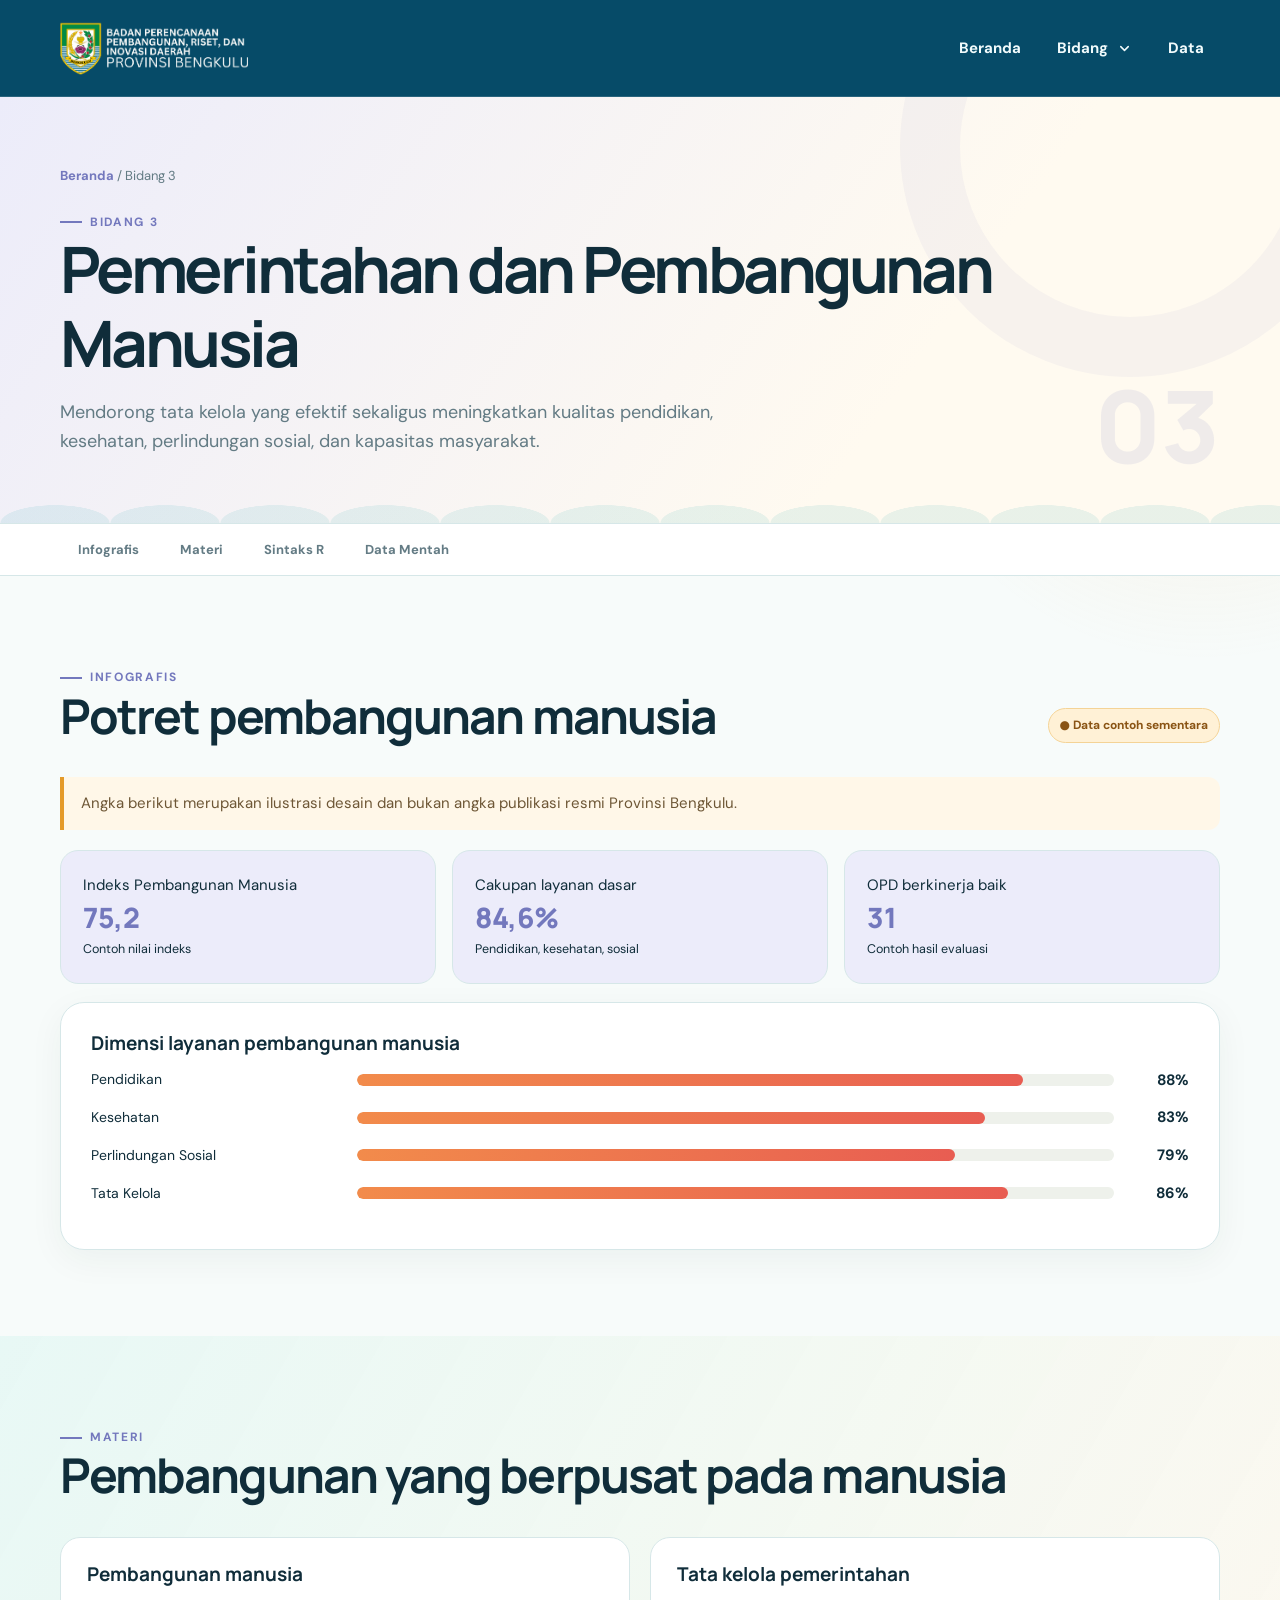
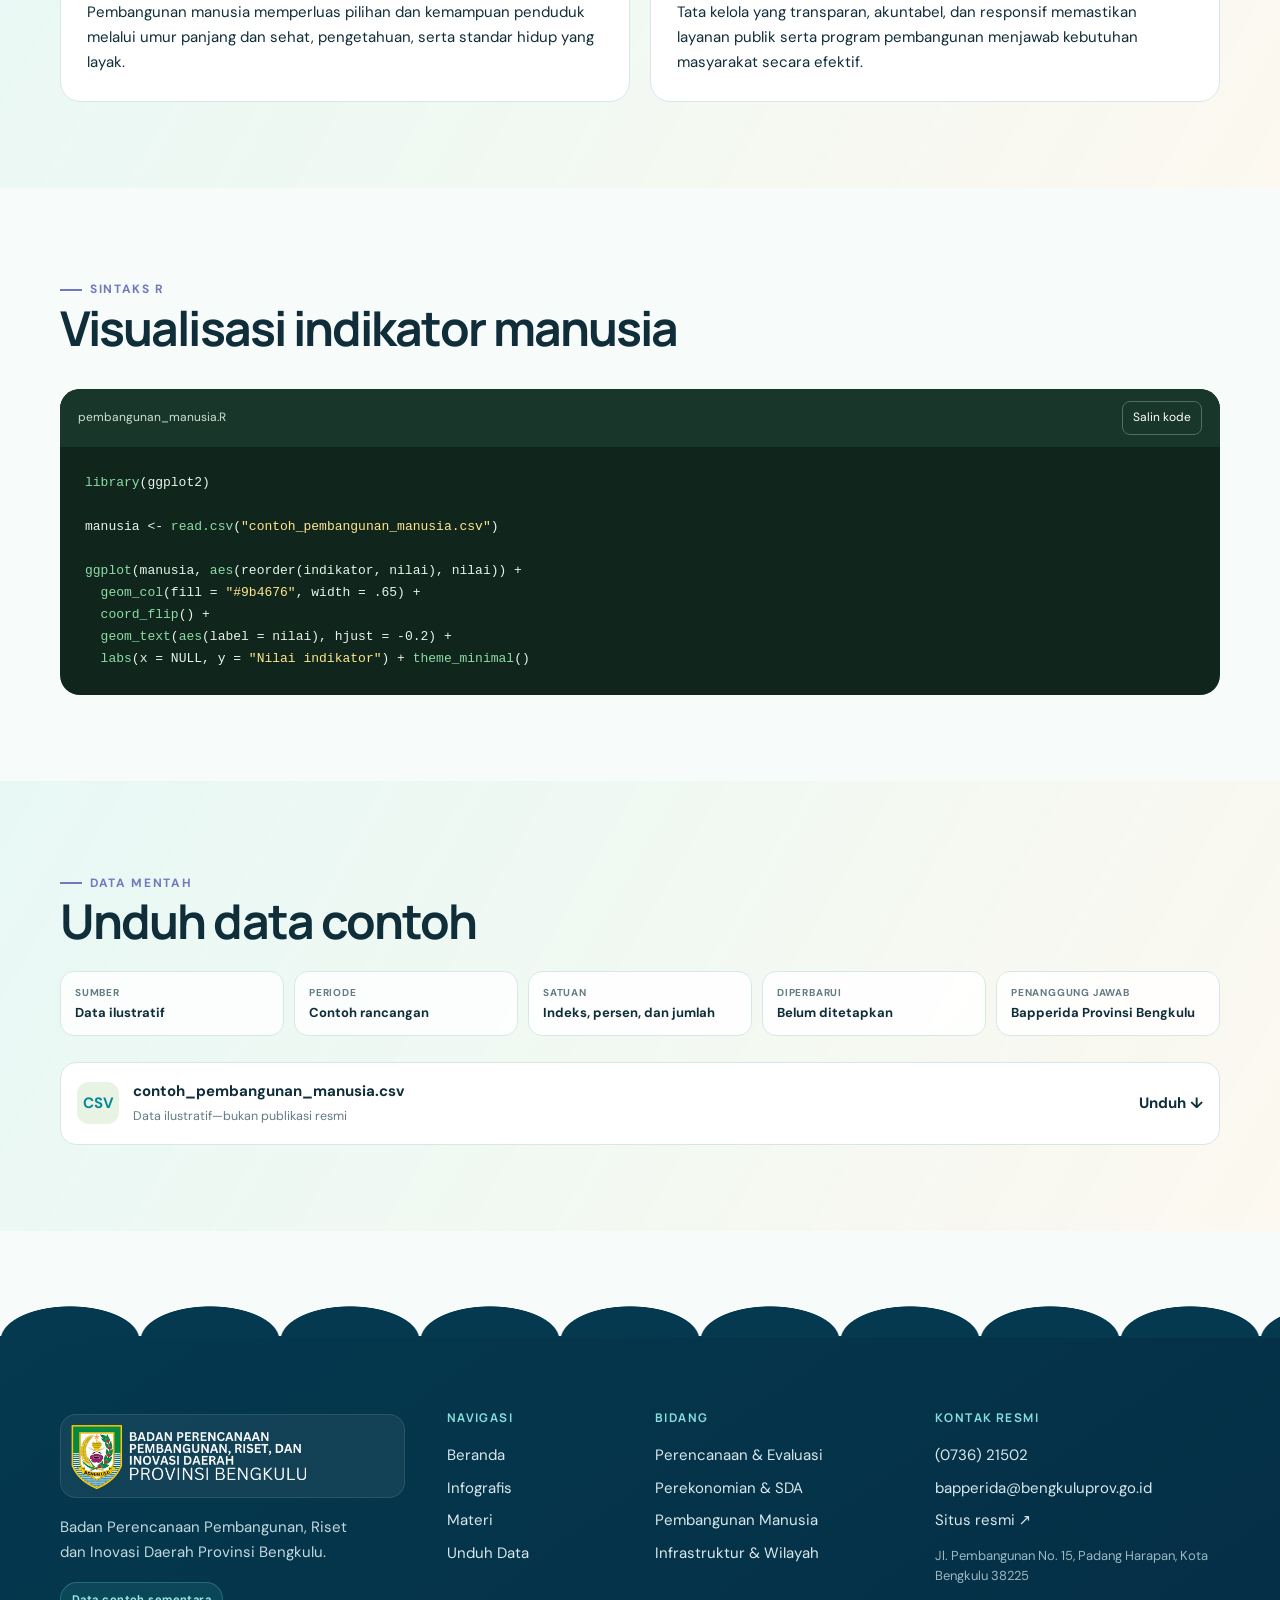
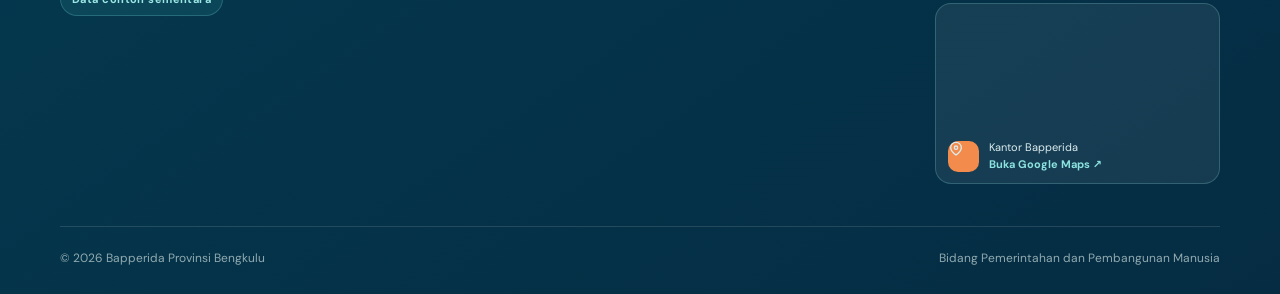
<file: bidang-3.html>
<!doctype html>
<html lang="id">
  <head>
    <meta charset="utf-8" />
    <meta name="viewport" content="width=device-width,initial-scale=1" />
    <meta
      name="description"
      content="Informasi pemerintahan, layanan dasar, dan pembangunan manusia Provinsi Bengkulu."
    />
    <meta name="theme-color" content="#064b68" />
    <meta property="og:type" content="website" />
    <meta property="og:locale" content="id_ID" />
    <meta
      property="og:title"
      content="Pemerintahan dan Pembangunan Manusia | Bapperida Bengkulu"
    />
    <meta
      property="og:description"
      content="Potret tata kelola dan pembangunan manusia Provinsi Bengkulu."
    />
    <meta property="og:image" content="assets/og-bapperida.jpg" />
    <meta name="twitter:card" content="summary_large_image" />
    <title>Pemerintahan &amp; Pembangunan Manusia | Bapperida Bengkulu</title>
    <link rel="icon" type="image/png" href="assets/favicon.png" />
    <link rel="apple-touch-icon" href="assets/apple-touch-icon.png" />
    <link
      rel="preload"
      href="assets/fonts/dm-sans-latin.woff2"
      as="font"
      type="font/woff2"
      crossorigin
    />
    <link
      rel="preload"
      href="assets/fonts/manrope-latin.woff2"
      as="font"
      type="font/woff2"
      crossorigin
    />
    <link rel="stylesheet" href="assets/style.css" />
  </head>
  <body class="field-three">
    <header class="site-header">
      <div class="container nav-wrap">
        <a class="brand" href="index.html"
          ><img
            src="assets/logo-bapperida.png"
            alt="Bapperida Provinsi Bengkulu" /></a
        ><button
          type="button"
          class="menu-btn"
          aria-label="Buka navigasi"
          aria-expanded="false"
        >
          ☰
        </button>
        <nav class="nav" aria-label="Navigasi utama">
          <a href="index.html">Beranda</a>
          <div class="dropdown">
            <button type="button" class="drop-btn">Bidang</button>
            <div class="dropdown-menu">
              <a href="bidang-1.html"
                ><span class="drop-num">01</span
                ><b>Perencanaan, Pengendalian & Evaluasi</b></a
              ><a href="bidang-2.html"
                ><span class="drop-num">02</span><b>Perekonomian & SDA</b></a
              ><a href="bidang-3.html"
                ><span class="drop-num">03</span
                ><b>Pemerintahan & Pembangunan Manusia</b></a
              ><a href="bidang-4.html"
                ><span class="drop-num">04</span
                ><b>Infrastruktur & Kewilayahan</b></a
              >
            </div>
          </div>
          <a href="#data">Data</a>
        </nav>
      </div>
    </header>
    <main>
      <section class="page-hero">
        <div class="container">
          <div class="breadcrumb">
            <a href="index.html">Beranda</a> / Bidang 3
          </div>
          <div class="page-title">
            <div>
              <span class="eyebrow">Bidang 3</span>
              <h1>Pemerintahan dan Pembangunan Manusia</h1>
              <p class="lead">
                Mendorong tata kelola yang efektif sekaligus meningkatkan
                kualitas pendidikan, kesehatan, perlindungan sosial, dan
                kapasitas masyarakat.
              </p>
            </div>
            <div class="page-number">03</div>
          </div>
        </div>
      </section>
      <nav class="section-nav" aria-label="Navigasi bagian halaman">
        <div class="container">
          <a href="#infografis">Infografis</a><a href="#materi">Materi</a
          ><a href="#sintaks">Sintaks R</a><a href="#data">Data Mentah</a>
        </div>
      </nav>
      <section class="section" id="infografis">
        <div class="container">
          <div class="section-head">
            <div>
              <span class="eyebrow">Infografis</span>
              <h2>Potret pembangunan manusia</h2>
            </div>
            <span class="sample-badge">● Data contoh sementara</span>
          </div>
          <p class="sample-note">
            Angka berikut merupakan ilustrasi desain dan bukan angka publikasi
            resmi Provinsi Bengkulu.
          </p>
          <div class="topic-grid reveal">
            <div class="topic-card">
              <span>Indeks Pembangunan Manusia</span><strong>75,2</strong
              ><small>Contoh nilai indeks</small>
            </div>
            <div class="topic-card">
              <span>Cakupan layanan dasar</span><strong>84,6%</strong
              ><small>Pendidikan, kesehatan, sosial</small>
            </div>
            <div class="topic-card">
              <span>OPD berkinerja baik</span><strong>31</strong
              ><small>Contoh hasil evaluasi</small>
            </div>
          </div>
          <div class="panel chart-panel reveal">
            <h3>Dimensi layanan pembangunan manusia</h3>
            <div class="bar-row">
              <span class="bar-label">Pendidikan</span>
              <div class="bar-track">
                <div class="bar" style="--w: 88%"></div>
              </div>
              <span class="bar-value">88%</span>
            </div>
            <div class="bar-row">
              <span class="bar-label">Kesehatan</span>
              <div class="bar-track">
                <div class="bar" style="--w: 83%"></div>
              </div>
              <span class="bar-value">83%</span>
            </div>
            <div class="bar-row">
              <span class="bar-label">Perlindungan Sosial</span>
              <div class="bar-track">
                <div class="bar" style="--w: 79%"></div>
              </div>
              <span class="bar-value">79%</span>
            </div>
            <div class="bar-row">
              <span class="bar-label">Tata Kelola</span>
              <div class="bar-track">
                <div class="bar" style="--w: 86%"></div>
              </div>
              <span class="bar-value">86%</span>
            </div>
          </div>
        </div>
      </section>
      <section class="section" id="materi">
        <div class="container">
          <div class="section-head">
            <div>
              <span class="eyebrow">Materi</span>
              <h2>Pembangunan yang berpusat pada manusia</h2>
            </div>
          </div>
          <div class="split">
            <article class="content-card reveal">
              <h3>Pembangunan manusia</h3>
              <p>
                Pembangunan manusia memperluas pilihan dan kemampuan penduduk
                melalui umur panjang dan sehat, pengetahuan, serta standar hidup
                yang layak.
              </p>
            </article>
            <article class="content-card reveal">
              <h3>Tata kelola pemerintahan</h3>
              <p>
                Tata kelola yang transparan, akuntabel, dan responsif memastikan
                layanan publik serta program pembangunan menjawab kebutuhan
                masyarakat secara efektif.
              </p>
            </article>
          </div>
        </div>
      </section>
      <section class="section" id="sintaks">
        <div class="container">
          <div class="section-head">
            <div>
              <span class="eyebrow">Sintaks R</span>
              <h2>Visualisasi indikator manusia</h2>
            </div>
          </div>
          <div class="code-wrap reveal">
            <div class="code-top">
              <span>pembangunan_manusia.R</span
              ><button type="button" class="copy-btn">Salin kode</button>
            </div>
            <pre><code><span class="fn">library</span>(ggplot2)

manusia &lt;- <span class="fn">read.csv</span>(<span class="st">"contoh_pembangunan_manusia.csv"</span>)

<span class="fn">ggplot</span>(manusia, <span class="fn">aes</span>(reorder(indikator, nilai), nilai)) +
  <span class="fn">geom_col</span>(fill = <span class="st">"#9b4676"</span>, width = .65) +
  <span class="fn">coord_flip</span>() +
  <span class="fn">geom_text</span>(<span class="fn">aes</span>(label = nilai), hjust = -0.2) +
  <span class="fn">labs</span>(x = NULL, y = <span class="st">"Nilai indikator"</span>) + <span class="fn">theme_minimal</span>()</code></pre>
          </div>
        </div>
      </section>
      <section class="section" id="data">
        <div class="container">
          <div class="section-head">
            <div>
              <span class="eyebrow">Data Mentah</span>
              <h2>Unduh data contoh</h2>
            </div>
          </div>
          <a
            class="download"
            href="assets/data/contoh_pembangunan_manusia.csv"
            download
            ><span class="file-icon">CSV</span
            ><span class="download-meta"
              ><strong>contoh_pembangunan_manusia.csv</strong
              ><small>Data ilustratif—bukan publikasi resmi</small></span
            ><b>Unduh ↓</b></a
          >
        </div>
      </section>
    </main>
    <footer class="footer">
      <div class="footer-wave" aria-hidden="true"></div>
      <div class="container">
        <div class="footer-grid">
          <div class="footer-brand">
            <a class="footer-logo" href="index.html"
              ><img
                src="assets/logo-bapperida.png"
                alt="Logo Bapperida Provinsi Bengkulu"
            /></a>
            <p>
              Badan Perencanaan Pembangunan, Riset dan Inovasi Daerah Provinsi
              Bengkulu.
            </p>
            <span class="update-pill">Data contoh sementara</span>
          </div>
          <div>
            <h3>NAVIGASI</h3>
            <a href="index.html">Beranda</a><a href="#infografis">Infografis</a
            ><a href="#materi">Materi</a><a href="#data">Unduh Data</a>
          </div>
          <div>
            <h3>BIDANG</h3>
            <a href="bidang-1.html">Perencanaan & Evaluasi</a
            ><a href="bidang-2.html">Perekonomian & SDA</a
            ><a href="bidang-3.html">Pembangunan Manusia</a
            ><a href="bidang-4.html">Infrastruktur & Wilayah</a>
          </div>
          <div class="footer-contact">
            <h3>KONTAK RESMI</h3>
            <a href="tel:+6273621502">(0736) 21502</a
            ><a href="mailto:bapperida@bengkuluprov.go.id"
              >bapperida@bengkuluprov.go.id</a
            ><a
              href="https://bapperida.bengkuluprov.go.id/"
              target="_blank"
              rel="noopener"
              >Situs resmi ↗</a
            >
            <p>Jl. Pembangunan No. 15, Padang Harapan, Kota Bengkulu 38225</p>
          </div>
        </div>
        <div class="footer-bottom">
          <span>© <span data-year></span> Bapperida Provinsi Bengkulu</span
          ><span>Bidang Pemerintahan dan Pembangunan Manusia</span>
        </div>
      </div>
      <a class="back-to-top" href="#" aria-label="Kembali ke bagian atas">↑</a>
    </footer>
    <script src="assets/script.js"></script>
  </body>
</html>
</file>
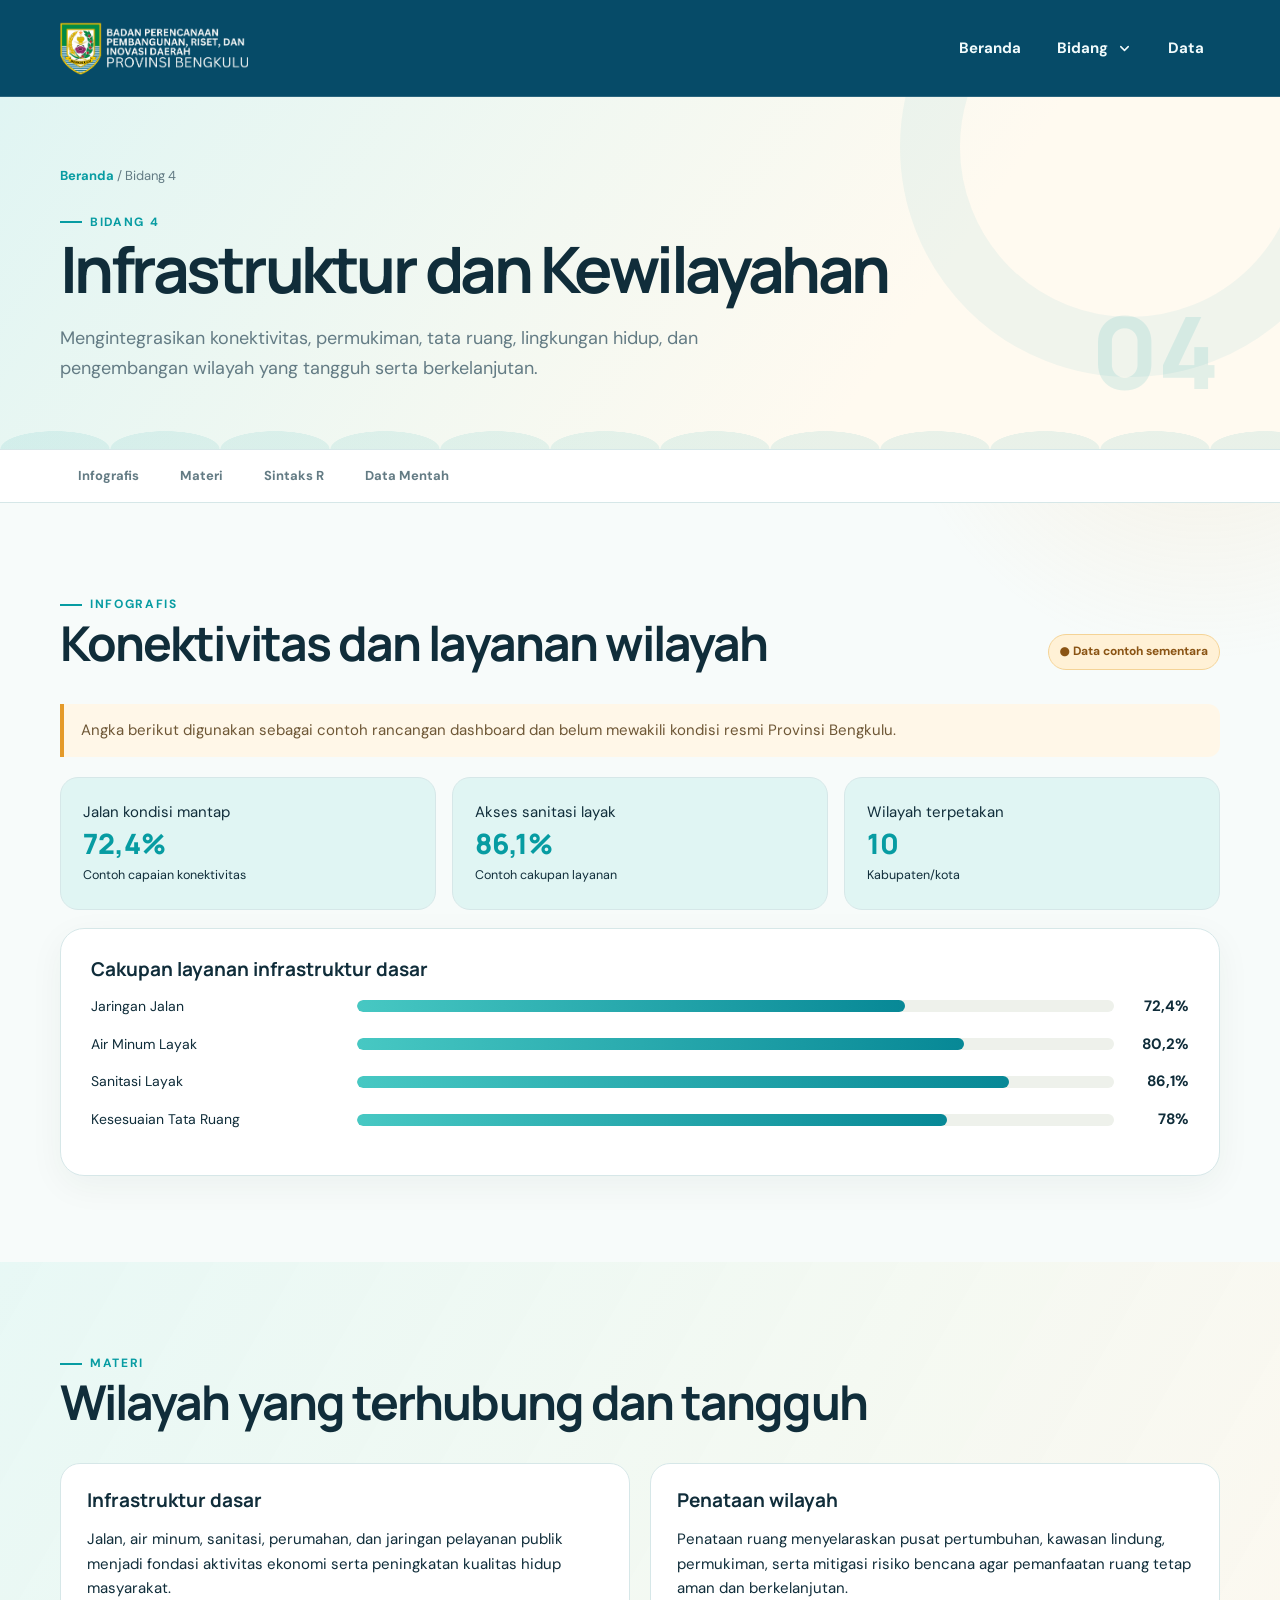
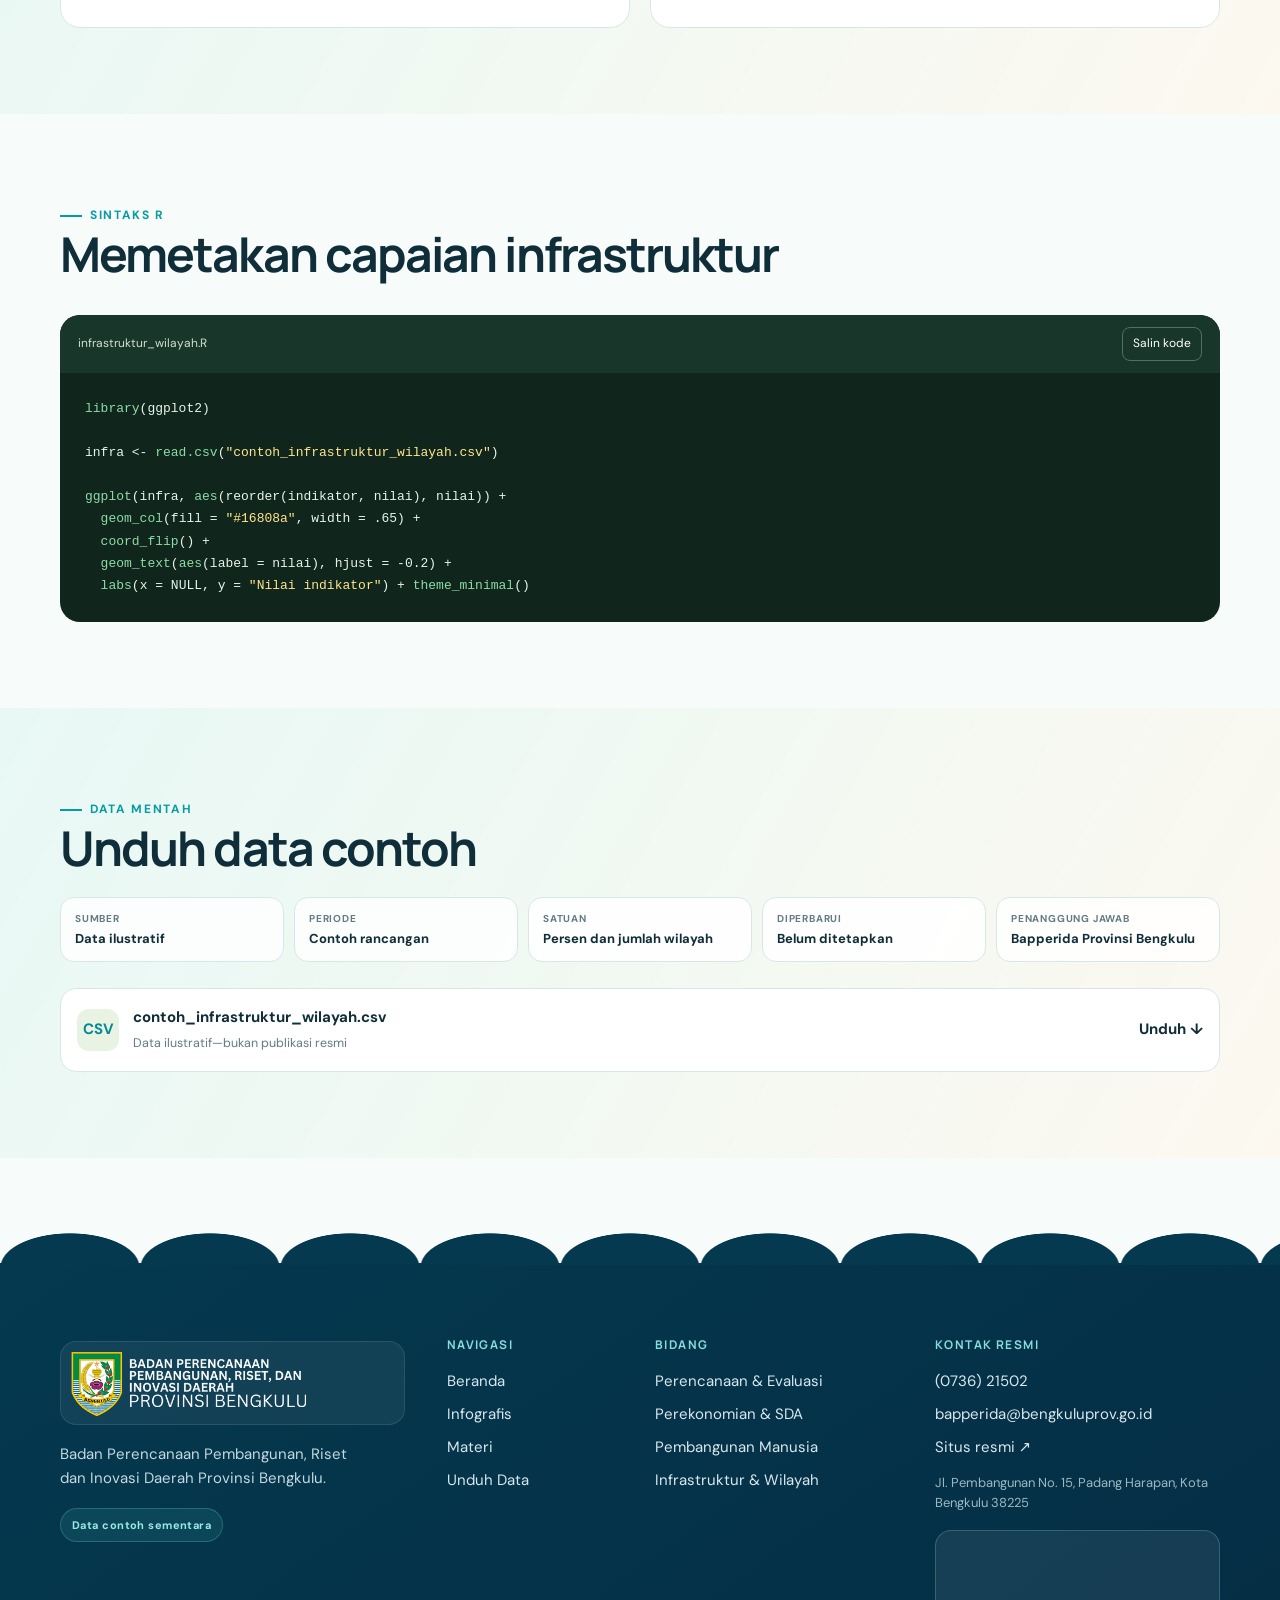
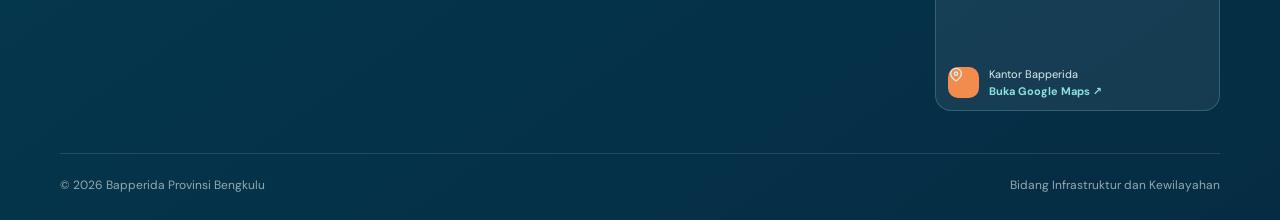
<file: bidang-4.html>
<!doctype html>
<html lang="id">
  <head>
    <meta charset="utf-8" />
    <meta name="viewport" content="width=device-width,initial-scale=1" />
    <meta
      name="description"
      content="Informasi konektivitas, layanan infrastruktur, tata ruang, dan pengembangan wilayah Provinsi Bengkulu."
    />
    <meta name="theme-color" content="#064b68" />
    <meta property="og:type" content="website" />
    <meta property="og:locale" content="id_ID" />
    <meta
      property="og:title"
      content="Infrastruktur dan Kewilayahan | Bapperida Bengkulu"
    />
    <meta
      property="og:description"
      content="Dashboard infrastruktur dan pengembangan wilayah Provinsi Bengkulu."
    />
    <meta property="og:image" content="assets/og-bapperida.jpg" />
    <meta name="twitter:card" content="summary_large_image" />
    <title>Infrastruktur &amp; Kewilayahan | Bapperida Bengkulu</title>
    <link rel="icon" type="image/png" href="assets/favicon.png" />
    <link rel="apple-touch-icon" href="assets/apple-touch-icon.png" />
    <link
      rel="preload"
      href="assets/fonts/dm-sans-latin.woff2"
      as="font"
      type="font/woff2"
      crossorigin
    />
    <link
      rel="preload"
      href="assets/fonts/manrope-latin.woff2"
      as="font"
      type="font/woff2"
      crossorigin
    />
    <link rel="stylesheet" href="assets/style.css" />
  </head>
  <body class="field-four">
    <header class="site-header">
      <div class="container nav-wrap">
        <a class="brand" href="index.html"
          ><img
            src="assets/logo-bapperida.png"
            alt="Bapperida Provinsi Bengkulu" /></a
        ><button
          type="button"
          class="menu-btn"
          aria-label="Buka navigasi"
          aria-expanded="false"
        >
          ☰
        </button>
        <nav class="nav" aria-label="Navigasi utama">
          <a href="index.html">Beranda</a>
          <div class="dropdown">
            <button type="button" class="drop-btn">Bidang</button>
            <div class="dropdown-menu">
              <a href="bidang-1.html"
                ><span class="drop-num">01</span
                ><b>Perencanaan, Pengendalian & Evaluasi</b></a
              ><a href="bidang-2.html"
                ><span class="drop-num">02</span><b>Perekonomian & SDA</b></a
              ><a href="bidang-3.html"
                ><span class="drop-num">03</span
                ><b>Pemerintahan & Pembangunan Manusia</b></a
              ><a href="bidang-4.html"
                ><span class="drop-num">04</span
                ><b>Infrastruktur & Kewilayahan</b></a
              >
            </div>
          </div>
          <a href="#data">Data</a>
        </nav>
      </div>
    </header>
    <main>
      <section class="page-hero">
        <div class="container">
          <div class="breadcrumb">
            <a href="index.html">Beranda</a> / Bidang 4
          </div>
          <div class="page-title">
            <div>
              <span class="eyebrow">Bidang 4</span>
              <h1>Infrastruktur dan Kewilayahan</h1>
              <p class="lead">
                Mengintegrasikan konektivitas, permukiman, tata ruang,
                lingkungan hidup, dan pengembangan wilayah yang tangguh serta
                berkelanjutan.
              </p>
            </div>
            <div class="page-number">04</div>
          </div>
        </div>
      </section>
      <nav class="section-nav" aria-label="Navigasi bagian halaman">
        <div class="container">
          <a href="#infografis">Infografis</a><a href="#materi">Materi</a
          ><a href="#sintaks">Sintaks R</a><a href="#data">Data Mentah</a>
        </div>
      </nav>
      <section class="section" id="infografis">
        <div class="container">
          <div class="section-head">
            <div>
              <span class="eyebrow">Infografis</span>
              <h2>Konektivitas dan layanan wilayah</h2>
            </div>
            <span class="sample-badge">● Data contoh sementara</span>
          </div>
          <p class="sample-note">
            Angka berikut digunakan sebagai contoh rancangan dashboard dan belum
            mewakili kondisi resmi Provinsi Bengkulu.
          </p>
          <div class="topic-grid reveal">
            <div class="topic-card">
              <span>Jalan kondisi mantap</span><strong>72,4%</strong
              ><small>Contoh capaian konektivitas</small>
            </div>
            <div class="topic-card">
              <span>Akses sanitasi layak</span><strong>86,1%</strong
              ><small>Contoh cakupan layanan</small>
            </div>
            <div class="topic-card">
              <span>Wilayah terpetakan</span><strong>10</strong
              ><small>Kabupaten/kota</small>
            </div>
          </div>
          <div class="panel chart-panel reveal">
            <h3>Cakupan layanan infrastruktur dasar</h3>
            <div class="bar-row">
              <span class="bar-label">Jaringan Jalan</span>
              <div class="bar-track">
                <div class="bar green" style="--w: 72.4%"></div>
              </div>
              <span class="bar-value">72,4%</span>
            </div>
            <div class="bar-row">
              <span class="bar-label">Air Minum Layak</span>
              <div class="bar-track">
                <div class="bar green" style="--w: 80.2%"></div>
              </div>
              <span class="bar-value">80,2%</span>
            </div>
            <div class="bar-row">
              <span class="bar-label">Sanitasi Layak</span>
              <div class="bar-track">
                <div class="bar green" style="--w: 86.1%"></div>
              </div>
              <span class="bar-value">86,1%</span>
            </div>
            <div class="bar-row">
              <span class="bar-label">Kesesuaian Tata Ruang</span>
              <div class="bar-track">
                <div class="bar green" style="--w: 78%"></div>
              </div>
              <span class="bar-value">78%</span>
            </div>
          </div>
        </div>
      </section>
      <section class="section" id="materi">
        <div class="container">
          <div class="section-head">
            <div>
              <span class="eyebrow">Materi</span>
              <h2>Wilayah yang terhubung dan tangguh</h2>
            </div>
          </div>
          <div class="split">
            <article class="content-card reveal">
              <h3>Infrastruktur dasar</h3>
              <p>
                Jalan, air minum, sanitasi, perumahan, dan jaringan pelayanan
                publik menjadi fondasi aktivitas ekonomi serta peningkatan
                kualitas hidup masyarakat.
              </p>
            </article>
            <article class="content-card reveal">
              <h3>Penataan wilayah</h3>
              <p>
                Penataan ruang menyelaraskan pusat pertumbuhan, kawasan lindung,
                permukiman, serta mitigasi risiko bencana agar pemanfaatan ruang
                tetap aman dan berkelanjutan.
              </p>
            </article>
          </div>
        </div>
      </section>
      <section class="section" id="sintaks">
        <div class="container">
          <div class="section-head">
            <div>
              <span class="eyebrow">Sintaks R</span>
              <h2>Memetakan capaian infrastruktur</h2>
            </div>
          </div>
          <div class="code-wrap reveal">
            <div class="code-top">
              <span>infrastruktur_wilayah.R</span
              ><button type="button" class="copy-btn">Salin kode</button>
            </div>
            <pre><code><span class="fn">library</span>(ggplot2)

infra &lt;- <span class="fn">read.csv</span>(<span class="st">"contoh_infrastruktur_wilayah.csv"</span>)

<span class="fn">ggplot</span>(infra, <span class="fn">aes</span>(reorder(indikator, nilai), nilai)) +
  <span class="fn">geom_col</span>(fill = <span class="st">"#16808a"</span>, width = .65) +
  <span class="fn">coord_flip</span>() +
  <span class="fn">geom_text</span>(<span class="fn">aes</span>(label = nilai), hjust = -0.2) +
  <span class="fn">labs</span>(x = NULL, y = <span class="st">"Nilai indikator"</span>) + <span class="fn">theme_minimal</span>()</code></pre>
          </div>
        </div>
      </section>
      <section class="section" id="data">
        <div class="container">
          <div class="section-head">
            <div>
              <span class="eyebrow">Data Mentah</span>
              <h2>Unduh data contoh</h2>
            </div>
          </div>
          <a
            class="download"
            href="assets/data/contoh_infrastruktur_wilayah.csv"
            download
            ><span class="file-icon">CSV</span
            ><span class="download-meta"
              ><strong>contoh_infrastruktur_wilayah.csv</strong
              ><small>Data ilustratif—bukan publikasi resmi</small></span
            ><b>Unduh ↓</b></a
          >
        </div>
      </section>
    </main>
    <footer class="footer">
      <div class="footer-wave" aria-hidden="true"></div>
      <div class="container">
        <div class="footer-grid">
          <div class="footer-brand">
            <a class="footer-logo" href="index.html"
              ><img
                src="assets/logo-bapperida.png"
                alt="Logo Bapperida Provinsi Bengkulu"
            /></a>
            <p>
              Badan Perencanaan Pembangunan, Riset dan Inovasi Daerah Provinsi
              Bengkulu.
            </p>
            <span class="update-pill">Data contoh sementara</span>
          </div>
          <div>
            <h3>NAVIGASI</h3>
            <a href="index.html">Beranda</a><a href="#infografis">Infografis</a
            ><a href="#materi">Materi</a><a href="#data">Unduh Data</a>
          </div>
          <div>
            <h3>BIDANG</h3>
            <a href="bidang-1.html">Perencanaan & Evaluasi</a
            ><a href="bidang-2.html">Perekonomian & SDA</a
            ><a href="bidang-3.html">Pembangunan Manusia</a
            ><a href="bidang-4.html">Infrastruktur & Wilayah</a>
          </div>
          <div class="footer-contact">
            <h3>KONTAK RESMI</h3>
            <a href="tel:+6273621502">(0736) 21502</a
            ><a href="mailto:bapperida@bengkuluprov.go.id"
              >bapperida@bengkuluprov.go.id</a
            ><a
              href="https://bapperida.bengkuluprov.go.id/"
              target="_blank"
              rel="noopener"
              >Situs resmi ↗</a
            >
            <p>Jl. Pembangunan No. 15, Padang Harapan, Kota Bengkulu 38225</p>
          </div>
        </div>
        <div class="footer-bottom">
          <span>© <span data-year></span> Bapperida Provinsi Bengkulu</span
          ><span>Bidang Infrastruktur dan Kewilayahan</span>
        </div>
      </div>
      <a class="back-to-top" href="#" aria-label="Kembali ke bagian atas">↑</a>
    </footer>
    <script src="assets/script.js"></script>
  </body>
</html>
</file>
<file: assets/style.css>
@font-face {
  font-family: "DM Sans";
  src: url("fonts/dm-sans-latin.woff2") format("woff2");
  font-style: normal;
  font-weight: 400 700;
  font-display: swap;
}
@font-face {
  font-family: "Manrope";
  src: url("fonts/manrope-latin.woff2") format("woff2");
  font-style: normal;
  font-weight: 600 800;
  font-display: swap;
}

:root {
  --ink: #102d3a;
  --muted: #637b84;
  --ocean: #064b68;
  --ocean-dark: #04394f;
  --teal: #078896;
  --teal-light: #75dbd6;
  --sand: #fff5e6;
  --coral: #f28b4b;
  --red: #e85d52;
  --cream: #f7fbfa;
  --line: #d6e7e8;
  --white: #fff;
  --shadow: 0 18px 50px rgba(4, 67, 89, 0.13);
  --radius: 24px;
}

* {
  box-sizing: border-box;
}
html {
  scroll-behavior: smooth;
}
body {
  margin: 0;
  color: var(--ink);
  background: var(--cream);
  font:
    15px/1.65 "DM Sans",
    system-ui,
    sans-serif;
}
body::before {
  content: "";
  position: fixed;
  inset: 0;
  z-index: -2;
  background:
    radial-gradient(
      circle at 6% 12%,
      rgba(91, 205, 211, 0.16),
      transparent 27%
    ),
    radial-gradient(
      circle at 94% 38%,
      rgba(244, 190, 119, 0.18),
      transparent 24%
    );
}
a {
  color: inherit;
  text-decoration: none;
}
button {
  font: inherit;
}
img {
  display: block;
  max-width: 100%;
}
:focus-visible {
  outline: 3px solid #ffb476;
  outline-offset: 3px;
}
.container {
  width: min(1160px, calc(100% - 40px));
  margin-inline: auto;
}
.muted {
  color: var(--muted);
}
.lead {
  max-width: 680px;
  color: var(--muted);
  font-size: 18px;
}
.eyebrow {
  display: inline-flex;
  align-items: center;
  gap: 8px;
  color: var(--teal);
  font-size: 12px;
  font-weight: 800;
  letter-spacing: 0.14em;
  text-transform: uppercase;
}
.eyebrow::before {
  content: "";
  width: 22px;
  height: 2px;
  background: var(--coral);
}
h1,
h2,
h3 {
  margin: 0;
  font-family: "Manrope", system-ui, sans-serif;
  line-height: 1.15;
}
h1 {
  font-size: clamp(42px, 6vw, 76px);
  letter-spacing: -0.055em;
}
h2 {
  font-size: clamp(30px, 4vw, 48px);
  letter-spacing: -0.04em;
}
h3 {
  font-size: 19px;
}

/* Header and navigation */
.site-header {
  position: sticky;
  top: 0;
  z-index: 50;
  isolation: isolate;
  background: var(--ocean);
  border-bottom: 1px solid rgba(255, 255, 255, 0.14);
}
.nav-wrap {
  display: flex;
  align-items: center;
  justify-content: space-between;
  gap: 28px;
  height: 96px;
}
.brand {
  display: flex;
  align-items: center;
  gap: 12px;
  min-width: 330px;
  overflow: hidden;
}
.brand img {
  width: auto;
  height: 56px;
  flex: 0 0 auto;
  object-fit: contain;
}
.brand .brand-logo-unib {
  height: 52px;
}
.brand .brand-wordmark {
  width: 185px;
  height: auto;
}
.nav {
  display: flex;
  align-items: center;
  gap: 4px;
}
.nav > a,
.drop-btn {
  padding: 12px 16px;
  border: 0;
  border-radius: 12px;
  background: none;
  color: #f1fbfc;
  font-weight: 700;
  cursor: pointer;
}
.nav > a:hover,
.nav > a.active,
.dropdown:hover .drop-btn,
.dropdown.open .drop-btn {
  background: rgba(74, 201, 207, 0.2);
  color: #fff;
}
.dropdown {
  position: relative;
}
.drop-btn {
  display: inline-flex;
  align-items: center;
  gap: 9px;
}
.drop-btn::after {
  content: "";
  width: 15px;
  height: 15px;
  background: currentColor;
  mask: url("data:image/svg+xml,%3Csvg xmlns='http://www.w3.org/2000/svg' viewBox='0 0 24 24'%3E%3Cpath d='m6 9 6 6 6-6' fill='none' stroke='black' stroke-width='2.4' stroke-linecap='round' stroke-linejoin='round'/%3E%3C/svg%3E")
    center/contain no-repeat;
  -webkit-mask: url("data:image/svg+xml,%3Csvg xmlns='http://www.w3.org/2000/svg' viewBox='0 0 24 24'%3E%3Cpath d='m6 9 6 6 6-6' fill='none' stroke='black' stroke-width='2.4' stroke-linecap='round' stroke-linejoin='round'/%3E%3C/svg%3E")
    center/contain no-repeat;
  transition: transform 0.25s ease;
}
.dropdown:hover .drop-btn::after,
.dropdown:focus-within .drop-btn::after,
.dropdown.open .drop-btn::after {
  transform: rotate(180deg);
}
.dropdown-menu {
  position: absolute;
  top: calc(100% + 10px);
  right: 0;
  width: 290px;
  padding: 8px;
  border: 1px solid var(--line);
  border-radius: 18px;
  background: #fff;
  box-shadow: var(--shadow);
  opacity: 0;
  visibility: hidden;
  transform: translateY(-6px);
  transition: 0.2s;
}
.dropdown:hover .dropdown-menu,
.dropdown:focus-within .dropdown-menu,
.dropdown.open .dropdown-menu {
  opacity: 1;
  visibility: visible;
  transform: none;
}
.dropdown-menu a {
  display: flex;
  align-items: center;
  gap: 12px;
  padding: 12px;
  border-radius: 12px;
  color: var(--ink);
  line-height: 1.3;
}
.dropdown-menu a:hover,
.dropdown-menu a.active {
  background: #e8f5f3;
  color: var(--teal);
}
.drop-num {
  display: grid;
  place-items: center;
  flex: 0 0 30px;
  height: 30px;
  border-radius: 9px;
  background: var(--teal);
  color: #fff;
  font-size: 12px;
  font-weight: 800;
}
.menu-btn {
  display: none;
  place-items: center;
  flex: 0 0 42px;
  width: 42px;
  height: 42px;
  border: 1px solid rgba(255, 255, 255, 0.35);
  border-radius: 12px;
  background: rgba(255, 255, 255, 0.1);
  color: #fff;
  font-size: 20px;
  line-height: 1;
  cursor: pointer;
  transition: 0.2s;
}
.menu-btn[aria-expanded="true"] {
  border-color: #ffc49e;
  background: var(--coral);
  transform: rotate(90deg);
}

/* Home hero */
.hero {
  --hero-shift: 0px;
  position: relative;
  overflow: hidden;
  padding: 92px 0 82px;
  background: #063e5b;
}
.hero::before {
  content: "";
  position: absolute;
  z-index: 0;
  inset: -5%;
  background:
    linear-gradient(
      90deg,
      rgba(3, 47, 72, 0.94),
      rgba(4, 72, 95, 0.8) 45%,
      rgba(7, 91, 104, 0.18)
    ),
    url("hero-pantai-bengkulu.webp") center/cover no-repeat;
  transform-origin: center;
  animation: coastal-drift 22s ease-in-out infinite alternate;
  will-change: transform;
}
.hero::after {
  content: "";
  position: absolute;
  inset: auto 0 0;
  height: 140px;
  background: linear-gradient(transparent, rgba(3, 51, 69, 0.42));
  pointer-events: none;
}
.hero-grid {
  position: relative;
  z-index: 1;
  display: grid;
  grid-template-columns: 1.1fr 0.9fr;
  align-items: center;
  gap: 60px;
}
.hero-grid > * {
  min-width: 0;
}
.hero h1 {
  color: #fff;
  text-shadow: 0 3px 24px rgba(0, 0, 0, 0.2);
}
.hero h1 span {
  color: #9ce8e5;
}
.hero .eyebrow {
  color: #c9f4ef;
}
.hero .lead {
  margin: 24px 0 32px;
  color: #e4f1f2;
}
.actions {
  display: flex;
  flex-wrap: wrap;
  gap: 12px;
}
.btn {
  display: inline-flex;
  align-items: center;
  justify-content: center;
  gap: 9px;
  padding: 13px 20px;
  border: 1px solid var(--teal);
  border-radius: 14px;
  font-weight: 800;
  transition: 0.2s;
}
.btn-primary {
  border-color: var(--coral);
  background: var(--coral);
  color: #fff;
}
.btn-primary:hover {
  background: #dc7435;
  transform: translateY(-2px);
}
.btn-light {
  background: rgba(255, 255, 255, 0.95);
  color: var(--teal);
}
.hero-art {
  position: relative;
  min-height: 465px;
}
.visual-card {
  position: absolute;
  inset: 28px 0 0 30px;
  overflow: hidden;
  padding: 36px;
  border: 1px solid rgba(171, 239, 237, 0.28);
  border-radius: 36px;
  background: linear-gradient(
    145deg,
    rgba(4, 93, 112, 0.88),
    rgba(3, 51, 78, 0.88)
  );
  box-shadow: var(--shadow);
  color: #fff;
  backdrop-filter: blur(12px);
}
.visual-card::before {
  content: "";
  position: absolute;
  top: -100px;
  right: -120px;
  width: 330px;
  height: 330px;
  border-radius: 50%;
  background: rgba(255, 255, 255, 0.08);
}
.mini-label {
  font-size: 12px;
  letter-spacing: 0.12em;
  text-transform: uppercase;
  opacity: 0.75;
}
.big-number {
  display: flex;
  align-items: baseline;
  gap: 14px;
  margin: 12px 0;
  font:
    800 76px/1 "Manrope",
    sans-serif;
  white-space: nowrap;
}
.big-number small {
  font-size: 27px;
  letter-spacing: 0;
  line-height: 1.1;
}
.chart-svg {
  width: 100%;
  height: 150px;
  margin-top: 26px;
  overflow: visible;
}
.float-card {
  position: absolute;
  padding: 15px 18px;
  border: 1px solid rgba(7, 136, 150, 0.12);
  border-radius: 18px;
  background: #fff;
  box-shadow: var(--shadow);
  color: #123443;
  font-weight: 700;
}
.float-card.one {
  top: 0;
  right: -18px;
}
.float-card.two {
  bottom: 4px;
  left: 0;
}
.dot {
  display: inline-block;
  width: 9px;
  height: 9px;
  margin-right: 7px;
  border-radius: 50%;
  background: var(--coral);
}

/* Shared sections and cards */
.section {
  padding: 86px 0;
}
.section:nth-of-type(odd):not(.hero):not(.page-hero) {
  background: linear-gradient(
    120deg,
    rgba(224, 246, 243, 0.65),
    rgba(255, 247, 232, 0.58)
  );
}
.section-head {
  display: flex;
  align-items: end;
  justify-content: space-between;
  gap: 28px;
  margin-bottom: 34px;
}
.section-head p {
  max-width: 480px;
  margin: 0;
}
.grid-4 {
  display: grid;
  grid-template-columns: repeat(4, 1fr);
  gap: 18px;
}
.field-card {
  --card: var(--teal);
  --card-soft: #e4f3f1;
  position: relative;
  display: flex;
  flex-direction: column;
  min-height: 290px;
  overflow: hidden;
  padding: 24px;
  border: 1px solid var(--line);
  border-radius: var(--radius);
  background: #fff;
  transition: 0.25s;
}
.field-card::after {
  content: "";
  position: absolute;
  top: -40px;
  right: -40px;
  width: 110px;
  height: 110px;
  border-radius: 50%;
  background: var(--card-soft);
}
.field-card:nth-child(1) {
  --card: #287fba;
  --card-soft: #e1f0fa;
}
.field-card:nth-child(2) {
  --card: #e68145;
  --card-soft: #fff0df;
}
.field-card:nth-child(3) {
  --card: #7378bd;
  --card-soft: #e9eaf8;
}
.field-card:nth-child(4) {
  --card: #079ca2;
  --card-soft: #dff4f2;
}
.field-card:hover {
  border-color: var(--card);
  box-shadow: var(--shadow);
  transform: translateY(-6px);
}
.field-icon {
  display: grid;
  place-items: center;
  width: 48px;
  height: 48px;
  margin-bottom: 28px;
  border-radius: 15px;
  background: var(--card);
  color: #fff;
  font:
    800 17px "Manrope",
    sans-serif;
}
.field-card p {
  color: var(--muted);
  font-size: 14px;
}
.field-card .arrow {
  margin-top: auto;
  color: var(--card);
  font-weight: 800;
}
.stat-strip {
  display: grid;
  grid-template-columns: repeat(3, 1fr);
  overflow: hidden;
  border: 1px solid var(--line);
  border-radius: var(--radius);
  background: #fff;
}
.strip-item {
  padding: 28px;
  text-align: center;
}
.strip-item + .strip-item {
  border-left: 1px solid var(--line);
}
.strip-value {
  color: var(--teal);
  font:
    800 38px "Manrope",
    sans-serif;
}

/* Field pages */
.field-one {
  --theme: #287fba;
  --theme-soft: #e5f2fa;
}
.field-two {
  --theme: #e68145;
  --theme-soft: #fff1e2;
}
.field-three {
  --theme: #7378bd;
  --theme-soft: #ececfa;
}
.field-four {
  --theme: #079ca2;
  --theme-soft: #e0f5f3;
}
.field-one .eyebrow,
.field-two .eyebrow,
.field-three .eyebrow,
.field-four .eyebrow {
  color: var(--theme);
}
.field-one .eyebrow::before,
.field-two .eyebrow::before,
.field-three .eyebrow::before,
.field-four .eyebrow::before {
  background: var(--theme);
}
.page-hero {
  position: relative;
  overflow: hidden;
  padding: 68px 0 48px;
  background: linear-gradient(125deg, var(--theme-soft, #e5f2fa), #fffaf0 70%);
}
.page-hero::before {
  content: "";
  position: absolute;
  inset: auto 0 0;
  height: 55px;
  background: radial-gradient(
      55px 18px at 55px 100%,
      rgba(7, 156, 162, 0.09) 98%,
      transparent 100%
    )
    0 0/110px 55px repeat-x;
}
.page-hero::after {
  content: "";
  position: absolute;
  top: -180px;
  right: -80px;
  width: 340px;
  height: 340px;
  border: 60px solid var(--theme, var(--teal));
  border-radius: 50%;
  opacity: 0.06;
}
.breadcrumb {
  margin-bottom: 20px;
  color: var(--muted);
  font-size: 13px;
}
.breadcrumb a {
  color: var(--theme, var(--teal));
  font-weight: 700;
}
.page-title {
  position: relative;
  z-index: 1;
  display: grid;
  grid-template-columns: 1fr auto;
  align-items: end;
  gap: 30px;
}
.page-title h1 {
  font-size: clamp(38px, 5vw, 64px);
}
.page-title p {
  max-width: 680px;
}
.page-number {
  color: var(--theme, var(--teal));
  font:
    800 100px/1 "Manrope",
    sans-serif;
  opacity: 0.11;
}
.section-nav {
  position: sticky;
  top: 96px;
  z-index: 30;
  border-block: 1px solid var(--line);
  background: rgba(255, 255, 255, 0.96);
  backdrop-filter: blur(12px);
}
.section-nav .container {
  display: flex;
  gap: 5px;
  overflow-x: auto;
}
.section-nav a {
  padding: 15px 18px;
  color: var(--muted);
  font-size: 13px;
  font-weight: 800;
  white-space: nowrap;
}
.section-nav a:hover {
  color: var(--theme, var(--teal));
}
.sample-badge {
  display: inline-flex;
  align-items: center;
  gap: 7px;
  padding: 7px 11px;
  border: 1px solid #f4d396;
  border-radius: 99px;
  background: #fff1d6;
  color: #8a5414;
  font-size: 12px;
  font-weight: 800;
}
.sample-note {
  margin: 0 0 20px;
  padding: 14px 17px;
  border-left: 4px solid #e49a29;
  border-radius: 0 12px 12px 0;
  background: #fff7e8;
  color: #6e5736;
}
.topic-grid {
  display: grid;
  grid-template-columns: repeat(3, 1fr);
  gap: 16px;
}
.topic-card {
  padding: 22px;
  border: 1px solid var(--line);
  border-radius: 18px;
  background: var(--theme-soft, #eef4ea);
}
.topic-card strong {
  display: block;
  color: var(--theme, var(--teal));
  font:
    800 28px "Manrope",
    sans-serif;
}

/* Data visualization and content */
.panel {
  padding: 30px;
  border: 1px solid var(--line);
  border-radius: var(--radius);
  background: #fff;
  box-shadow: 0 10px 35px rgba(12, 61, 35, 0.05);
}
.metric-grid {
  display: grid;
  grid-template-columns: repeat(3, 1fr);
  gap: 16px;
}
.metric {
  padding: 22px;
  border: 1px solid #cde9e6;
  border-radius: 20px;
  background: #e7f5f3;
}
.metric.orange {
  border-color: #ffe0b5;
  background: #fff5e8;
}
.metric.red {
  border-color: #ffd2cb;
  background: #fff0ed;
}
.metric-label {
  color: var(--muted);
  font-size: 13px;
  font-weight: 700;
}
.metric strong {
  display: block;
  color: var(--teal);
  font:
    800 45px "Manrope",
    sans-serif;
  letter-spacing: -0.05em;
}
.metric.orange strong {
  color: var(--coral);
}
.metric.red strong {
  color: var(--red);
}
.chart-panel {
  margin-top: 18px;
}
.bar-row {
  display: grid;
  grid-template-columns: minmax(145px, 1fr) 3fr 62px;
  align-items: center;
  gap: 13px;
  margin: 13px 0;
}
.bar-track {
  height: 12px;
  overflow: hidden;
  border-radius: 99px;
  background: #eef1eb;
}
.bar {
  width: var(--w);
  height: 100%;
  border-radius: 99px;
  background: linear-gradient(90deg, var(--coral), var(--red));
  animation: grow 0.8s ease both;
}
.bar.green {
  background: linear-gradient(90deg, #47c8c3, var(--teal));
}
.bar-label {
  font-size: 14px;
}
.bar-value {
  font-weight: 800;
  text-align: right;
}
.split {
  display: grid;
  grid-template-columns: 1fr 1fr;
  gap: 20px;
}
.content-card {
  padding: 26px;
  border: 1px solid var(--line);
  border-radius: 20px;
  background: #fff;
}
.content-card p:last-child {
  margin-bottom: 0;
}
.code-wrap {
  position: relative;
  overflow: hidden;
  border-radius: 20px;
  background: #10251b;
}
.code-top {
  display: flex;
  align-items: center;
  justify-content: space-between;
  padding: 12px 18px;
  background: #183629;
  color: #cde0d2;
  font-size: 12px;
}
.copy-btn {
  padding: 6px 10px;
  border: 1px solid #537160;
  border-radius: 8px;
  background: transparent;
  color: #fff;
  cursor: pointer;
}
.code-wrap pre {
  margin: 0;
  padding: 25px;
  overflow: auto;
  color: #e8f5eb;
  font:
    13px/1.7 Consolas,
    monospace;
}
.fn {
  color: #8ddca7;
}
.st {
  color: #ffe68f;
}
.download-list {
  display: grid;
  gap: 12px;
}
.download {
  display: flex;
  align-items: center;
  gap: 14px;
  padding: 16px;
  border: 1px solid var(--line);
  border-radius: 16px;
  background: #fff;
}
.download:hover {
  border-color: var(--teal);
}
.file-icon {
  display: grid;
  place-items: center;
  width: 42px;
  height: 42px;
  border-radius: 12px;
  background: #e8f3e3;
  color: var(--teal);
  font-weight: 800;
}
.download-meta {
  flex: 1;
  min-width: 0;
}
.download-meta strong {
  display: block;
  overflow-wrap: anywhere;
}
.download-meta small {
  color: var(--muted);
}
.table-wrap {
  overflow-x: auto;
  border: 1px solid var(--line);
  border-radius: 18px;
}
table {
  width: 100%;
  border-collapse: collapse;
  background: #fff;
}
th,
td {
  padding: 13px 16px;
  border-bottom: 1px solid var(--line);
  text-align: left;
  white-space: nowrap;
}
th {
  background: #e7f4f2;
  color: var(--teal);
  font-size: 12px;
  letter-spacing: 0.06em;
  text-transform: uppercase;
}
tbody tr:last-child td {
  border-bottom: 0;
}
.data-meta-grid {
  display: grid;
  grid-template-columns: repeat(5, 1fr);
  gap: 10px;
  margin: -12px 0 26px;
}
.data-meta-grid > div {
  padding: 13px 14px;
  border: 1px solid var(--line);
  border-radius: 14px;
  background: rgba(255, 255, 255, 0.82);
}
.data-meta-grid dt {
  color: var(--muted);
  font-size: 10px;
  font-weight: 800;
  letter-spacing: 0.08em;
  text-transform: uppercase;
}
.data-meta-grid dd {
  margin: 3px 0 0;
  font-size: 13px;
  font-weight: 700;
  line-height: 1.35;
}
.callout {
  display: flex;
  align-items: center;
  justify-content: space-between;
  gap: 30px;
  padding: 42px;
  border-radius: 30px;
  background: linear-gradient(120deg, #067d8f, var(--ocean));
  color: #fff;
}
.callout p {
  max-width: 620px;
  color: #d7eadd;
}

/* Footer */
.footer {
  position: relative;
  margin-top: 105px;
  padding: 70px 0 25px;
  background: linear-gradient(145deg, var(--ocean-dark), #052c43);
  color: #dbe9df;
}
.footer-wave {
  position: absolute;
  top: -46px;
  right: 0;
  left: 0;
  height: 48px;
  background: radial-gradient(
      70px 34px at 50% 50px,
      var(--ocean-dark) 98%,
      transparent 100%
    )
    0 0/140px 48px repeat-x;
  pointer-events: none;
}
.footer-grid {
  display: grid;
  grid-template-columns: 1.45fr 0.7fr 1fr 1.2fr;
  align-items: start;
  gap: 42px;
}
.footer-brand p {
  max-width: 310px;
  margin: 17px 0;
  color: #c3d9df;
}
.footer-logo {
  display: inline-flex;
  align-items: center;
  min-height: 82px;
  padding: 6px 10px;
  border: 1px solid rgba(255, 255, 255, 0.1);
  border-radius: 16px;
  background: rgba(255, 255, 255, 0.06);
}
.footer-logo img {
  width: 285px;
  height: 70px;
  object-fit: contain;
  object-position: left center;
}
.footer h3 {
  margin: 5px 0 18px;
  color: #86dedc;
  font-size: 12px;
  letter-spacing: 0.12em;
}
.footer a {
  display: block;
  margin: 8px 0;
  color: #d8e8ec;
  transition: 0.2s;
}
.footer a:hover {
  color: var(--teal-light);
  transform: translateX(2px);
}
.footer-contact p {
  margin-top: 13px;
  color: #9cb8c1;
  font-size: 13px;
  line-height: 1.55;
}
.update-pill {
  display: inline-flex;
  padding: 7px 11px;
  border: 1px solid rgba(116, 220, 215, 0.25);
  border-radius: 99px;
  background: rgba(66, 190, 190, 0.12);
  color: #9ce8e5;
  font-size: 11px;
  font-weight: 800;
  letter-spacing: 0.04em;
}
.footer-bottom {
  display: flex;
  justify-content: space-between;
  margin-top: 42px;
  padding-top: 22px;
  border-top: 1px solid rgba(255, 255, 255, 0.12);
  color: #91aaaf;
  font-size: 12px;
}
.map-card {
  margin-top: 17px;
  overflow: hidden;
  border: 1px solid rgba(142, 224, 223, 0.23);
  border-radius: 16px;
  background: rgba(255, 255, 255, 0.07);
}
.map-card iframe {
  display: block;
  width: 100%;
  height: 125px;
  border: 0;
  filter: saturate(0.78) contrast(0.96);
}
.map-card-info {
  display: flex;
  align-items: center;
  gap: 10px;
  padding: 11px 12px;
}
.map-pin {
  display: grid;
  place-items: center;
  flex: 0 0 31px;
  height: 31px;
  border-radius: 10px;
  background: var(--coral);
  color: #fff;
}
.map-pin svg {
  width: 16px;
  height: 16px;
}
.map-card-info span {
  display: block;
  min-width: 0;
  color: #dcecef;
  font-size: 11px;
  line-height: 1.35;
}
.map-card-info a {
  margin: 2px 0 0;
  color: #8ce2df;
  font-size: 11px;
  font-weight: 800;
}
.back-to-top {
  position: fixed;
  right: 24px;
  bottom: 24px;
  z-index: 45;
  display: grid !important;
  place-items: center;
  width: 46px;
  height: 46px;
  margin: 0 !important;
  border: 3px solid rgba(255, 255, 255, 0.85);
  border-radius: 50%;
  background: var(--coral);
  box-shadow: 0 12px 30px rgba(4, 45, 65, 0.25);
  color: #fff !important;
  font-size: 20px;
  font-weight: 800;
  opacity: 0;
  visibility: hidden;
  transform: translateY(12px) !important;
  transition: 0.25s !important;
}
.back-to-top.show {
  opacity: 1;
  visibility: visible;
  transform: none !important;
}
.back-to-top:hover {
  background: #de7336;
  transform: translateY(-3px) !important;
}
.reveal {
  opacity: 0;
  transform: translateY(18px);
  transition: 0.6s;
}
.reveal.visible {
  opacity: 1;
  transform: none;
}

@keyframes grow {
  from {
    width: 0;
  }
}
@keyframes coastal-drift {
  from {
    transform: translate3d(calc(-1.2% + var(--hero-shift)), 0, 0) scale(1.04);
  }
  to {
    transform: translate3d(calc(1.2% + var(--hero-shift)), -0.7%, 0)
      scale(1.085);
  }
}
@keyframes mobile-menu-in {
  from {
    opacity: 0;
    transform: translateY(-8px) scale(0.985);
  }
  to {
    opacity: 1;
    transform: none;
  }
}
@keyframes mobile-submenu-in {
  from {
    opacity: 0;
    transform: translateY(-5px);
  }
  to {
    opacity: 1;
    transform: none;
  }
}

@media (max-width: 1000px) {
  .footer-grid {
    grid-template-columns: 1.35fr 1fr 1fr;
  }
  .footer-brand {
    grid-row: 1 / 3;
  }
  .footer-contact {
    grid-column: 2 / 4;
  }
  .data-meta-grid {
    grid-template-columns: repeat(3, 1fr);
  }
}

@media (max-width: 900px) {
  .menu-btn {
    display: grid;
  }
  .brand {
    flex: 1;
    min-width: 0;
  }
  .brand img {
    width: auto;
    height: 50px;
  }
  .brand .brand-logo-unib {
    height: 46px;
  }
  .brand .brand-wordmark {
    width: 160px;
    height: auto;
  }
  .nav {
    position: absolute;
    z-index: 80;
    top: 86px;
    right: 20px;
    left: 20px;
    display: none;
    flex-direction: column;
    align-items: stretch;
    max-height: calc(100vh - 112px);
    overflow-y: auto;
    padding: 12px;
    border: 1px solid rgba(145, 229, 226, 0.22);
    border-radius: 22px;
    background: rgba(3, 55, 80, 0.98);
    box-shadow: 0 22px 55px rgba(2, 31, 48, 0.34);
    backdrop-filter: blur(18px);
  }
  .nav.open {
    display: flex;
    animation: mobile-menu-in 0.22s ease-out;
  }
  .nav > a,
  .nav .drop-btn {
    display: flex;
    align-items: center;
    justify-content: space-between;
    width: 100%;
    margin: 0;
    padding: 14px 16px;
    border-radius: 14px;
    background: transparent;
    color: #ecfbfb;
    text-align: left;
  }
  .nav > a:hover,
  .nav > a.active,
  .nav .drop-btn:hover,
  .dropdown.open .drop-btn {
    background: rgba(79, 206, 204, 0.2);
    color: #fff;
  }
  .nav > a.active {
    box-shadow: inset 3px 0 0 #78e1dc;
  }
  .dropdown {
    width: 100%;
  }
  .dropdown-menu {
    position: static;
    display: none;
    width: 100%;
    margin: 7px 0 2px;
    padding: 7px;
    border-color: rgba(139, 224, 221, 0.14);
    border-radius: 15px;
    background: rgba(1, 38, 59, 0.72);
    box-shadow: none;
    opacity: 1;
    visibility: visible;
    transform: none;
  }
  .dropdown:hover .dropdown-menu {
    display: none;
  }
  .dropdown.open .dropdown-menu {
    display: block;
    animation: mobile-submenu-in 0.2s ease-out;
  }
  .dropdown-menu a {
    padding: 11px 10px;
    color: #dff5f5;
  }
  .dropdown-menu a:hover,
  .dropdown-menu a.active {
    background: rgba(74, 196, 195, 0.18);
    color: #fff;
  }
  .drop-num {
    background: var(--coral);
  }
  .hero-grid,
  .page-title {
    grid-template-columns: 1fr;
  }
  .hero-art {
    min-height: 400px;
  }
  .grid-4 {
    grid-template-columns: 1fr 1fr;
  }
  .page-number {
    display: none;
  }
  .topic-grid {
    grid-template-columns: 1fr;
  }
  .section-nav {
    top: 96px;
  }
}

@media (max-width: 680px) {
  .footer {
    padding-top: 54px;
  }
  .footer-grid {
    grid-template-columns: 1fr 1fr;
    gap: 32px 22px;
  }
  .footer-brand {
    grid-column: 1 / -1;
    grid-row: auto;
  }
  .footer-contact {
    grid-column: 1 / -1;
  }
  .footer-logo img {
    width: min(270px, 100%);
    height: auto;
  }
  .footer-bottom {
    display: block;
  }
  .footer-bottom span {
    display: block;
    margin: 5px 0;
  }
  .map-card iframe {
    height: 150px;
  }
  .back-to-top {
    right: 14px;
    bottom: 14px;
  }
  .data-meta-grid {
    grid-template-columns: 1fr 1fr;
  }
}

@media (max-width: 620px) {
  .container {
    width: auto;
    margin-inline: 12px;
  }
  .nav-wrap {
    width: auto;
    height: 76px;
  }
  .brand img {
    width: auto;
    max-width: 24vw;
    height: 42px;
  }
  .brand .brand-logo-unib {
    height: 39px;
  }
  .brand {
    gap: 7px;
  }
  .brand .brand-wordmark {
    width: 95px;
    max-width: 30vw;
    height: auto;
  }
  .nav {
    top: 70px;
    right: 12px;
    left: 12px;
    max-height: calc(100vh - 88px);
    border-radius: 19px;
  }
  .hero {
    padding-top: 54px;
  }
  .hero-grid,
  .hero-grid > div,
  .hero-art {
    width: 100%;
    max-width: 100%;
  }
  .hero h1 {
    max-width: 100%;
    font-size: clamp(37px, 10.5vw, 44px);
    overflow-wrap: break-word;
  }
  .hero .lead {
    width: 100%;
    max-width: 100%;
    overflow-wrap: break-word;
  }
  .hero-art {
    min-height: 350px;
  }
  .visual-card {
    inset: 20px 0 0;
    padding: 27px;
  }
  .float-card.one {
    right: 0;
    max-width: 78%;
    white-space: normal;
  }
  .big-number {
    gap: 10px;
    font-size: 58px;
  }
  .big-number small {
    font-size: 23px;
  }
  .actions {
    max-width: 100%;
  }
  .actions .btn {
    padding-inline: 16px;
  }
  .section {
    padding: 62px 0;
  }
  .section-head {
    display: block;
  }
  .section-head p {
    margin-top: 14px;
  }
  .grid-4,
  .metric-grid,
  .split,
  .stat-strip {
    grid-template-columns: 1fr;
  }
  .strip-item + .strip-item {
    border-top: 1px solid var(--line);
    border-left: 0;
  }
  .panel {
    padding: 20px;
  }
  .bar-row {
    grid-template-columns: 120px 1fr 52px;
  }
  .bar-label {
    font-size: 12px;
  }
  .callout {
    display: block;
    padding: 28px;
  }
  .callout .btn {
    margin-top: 12px;
  }
  .section-nav {
    top: 76px;
  }
  .data-meta-grid {
    grid-template-columns: 1fr;
    margin-top: -8px;
  }
}

@media (prefers-reduced-motion: reduce) {
  html {
    scroll-behavior: auto;
  }
  .hero::before {
    animation: none;
    transform: none;
  }
  .reveal,
  .drop-btn::after,
  .back-to-top {
    transition: none !important;
  }
  .bar,
  .nav.open,
  .dropdown.open .dropdown-menu {
    animation: none;
  }
}
</file>
